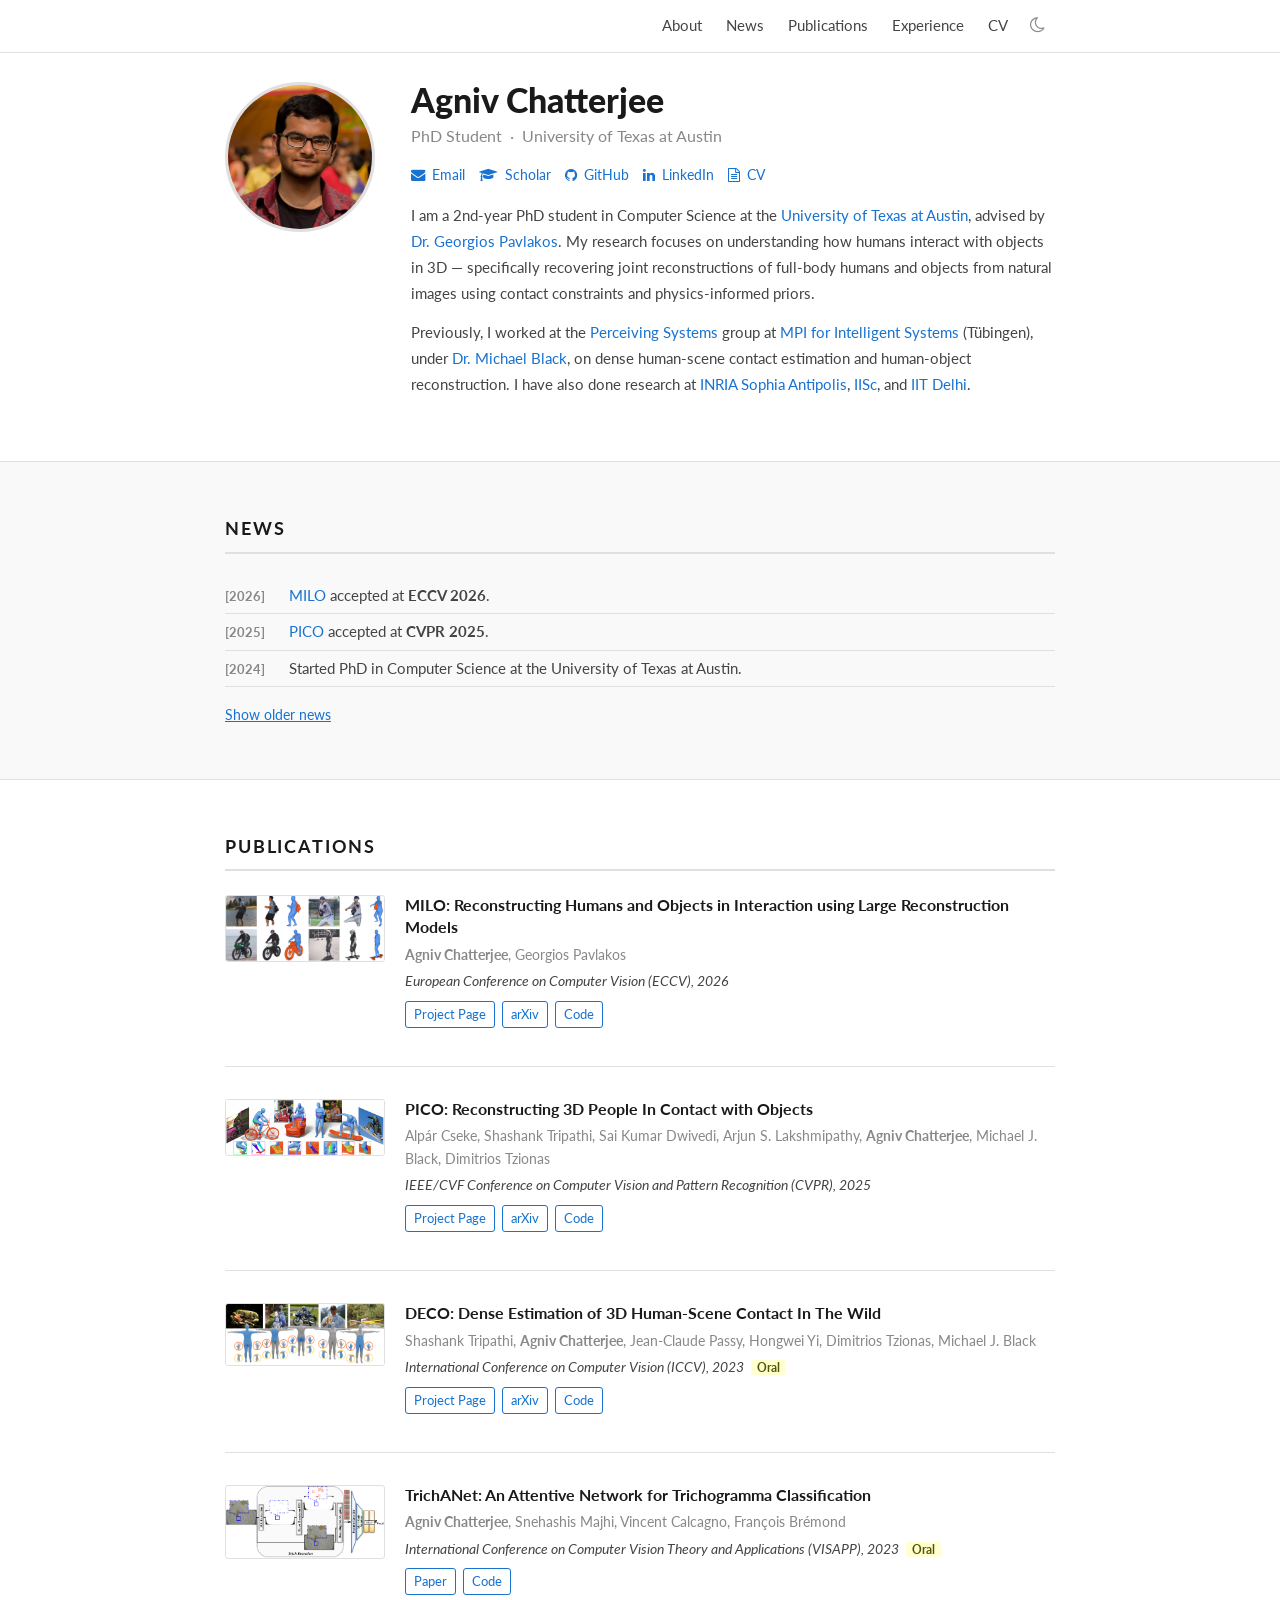
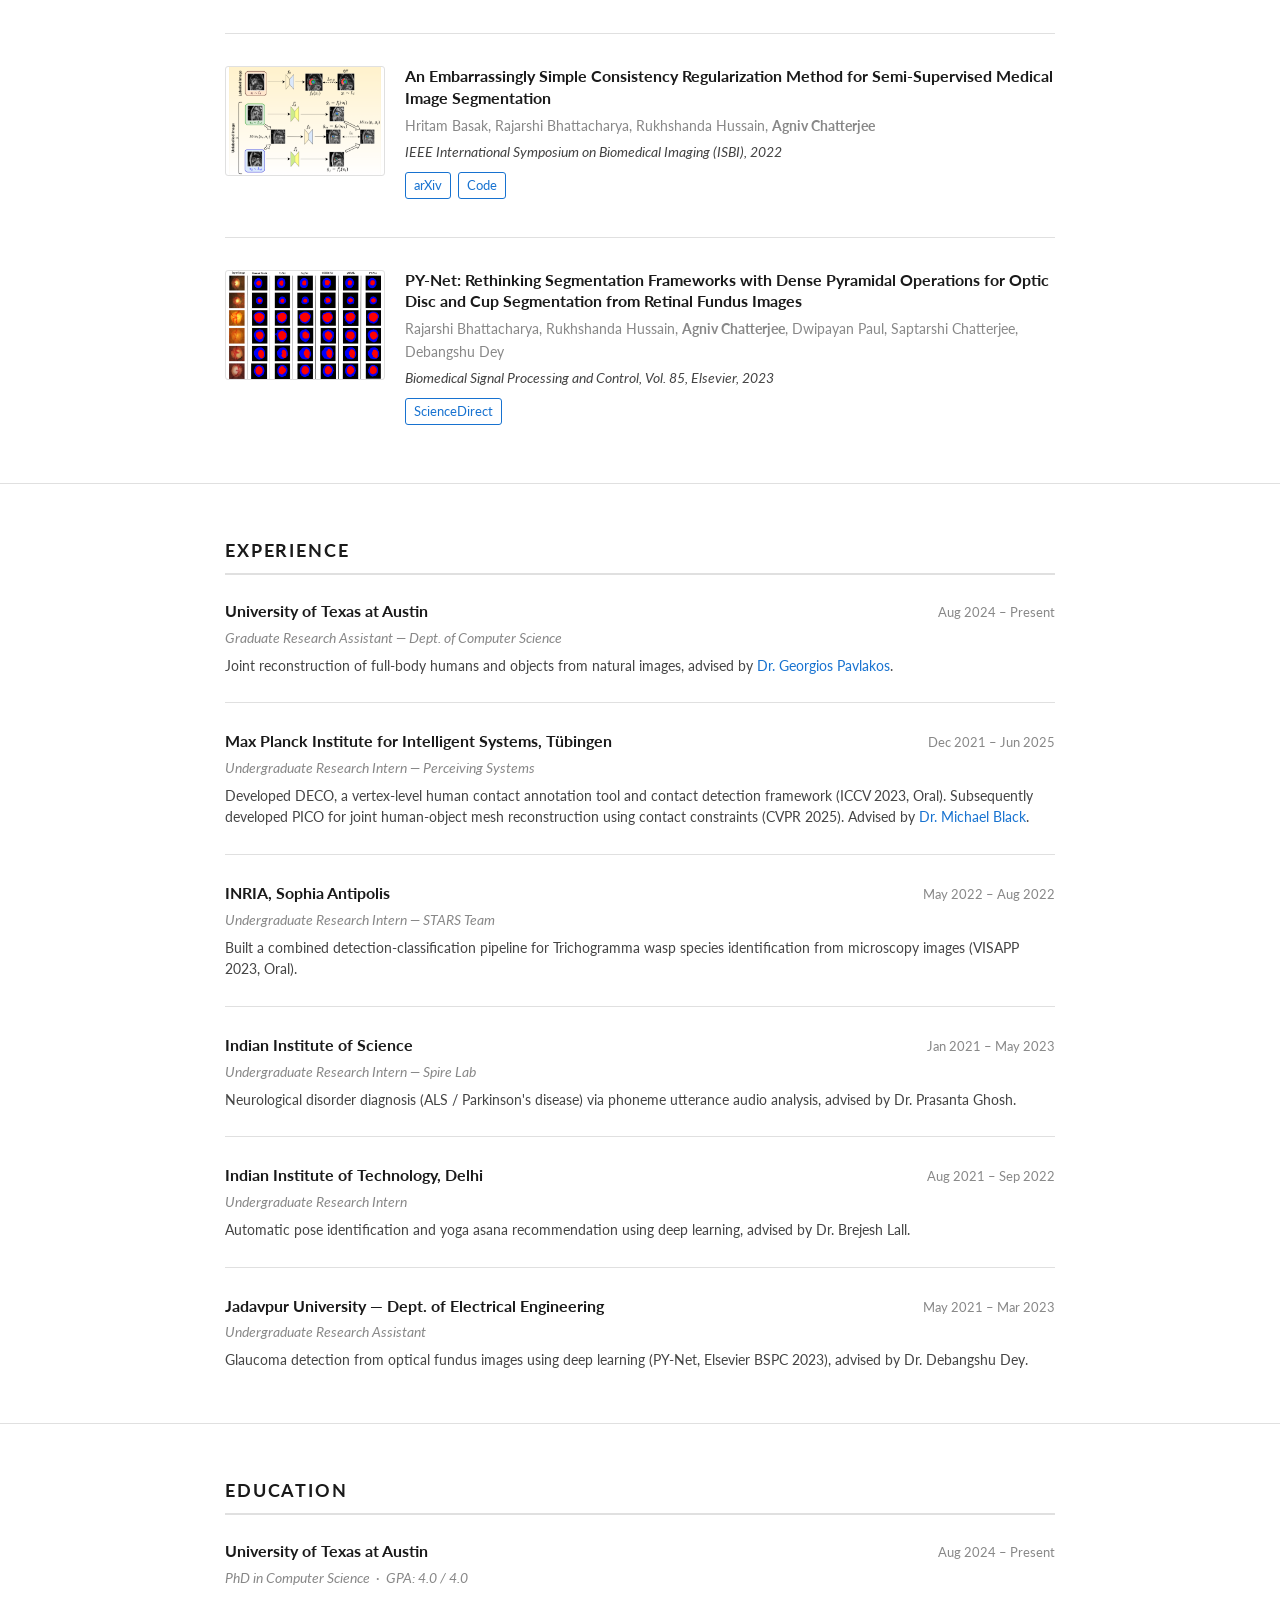
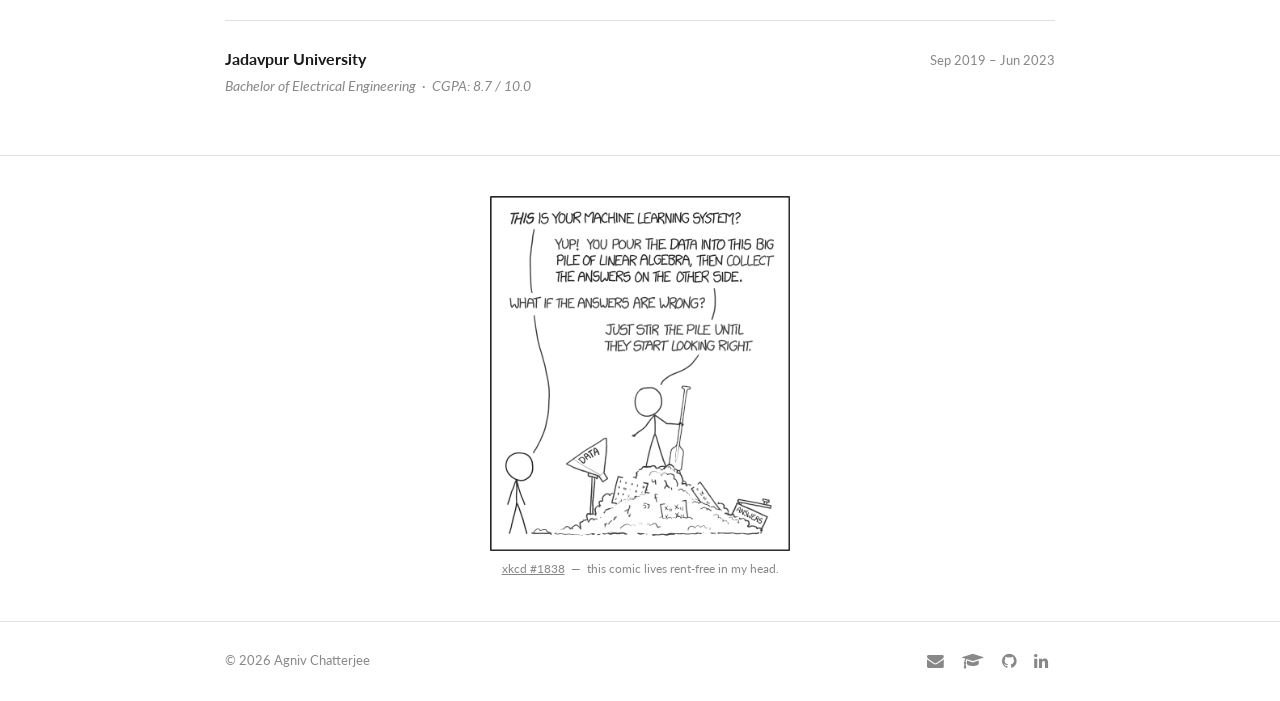
<file: index.html>
<!DOCTYPE html>
<html class="no-js" lang="en">

<head>
    <meta charset="utf-8">
    <meta name="viewport" content="width=device-width, initial-scale=1">
    <meta name="description" content="Agniv Chatterjee – PhD Student at UT Austin working on 3D Computer Vision, Human-Object Interaction, and 3D Reconstruction.">
    <meta name="keywords" content="Agniv Chatterjee, UT Austin, Computer Vision, PhD, Human-Object Interaction, 3D Reconstruction, CVPR, ICCV">
    <meta name="author" content="Agniv Chatterjee">
    <title>Agniv Chatterjee</title>
    <link rel="shortcut icon" href="favicon.ico" type="image/x-icon">
    <link rel="icon" href="favicon.ico" type="image/x-icon">

    <!-- Prevent flash of wrong theme -->
    <script>
        (function() {
            var t = localStorage.getItem('theme');
            if (t === 'dark') document.documentElement.classList.add('dark');
        })();
    </script>

    <link href="https://fonts.googleapis.com/css?family=Lato:300,400,700,900" rel="stylesheet">
    <link rel="stylesheet" href="libs/font-awesome/css/font-awesome.min.css">
    <link href="css/bootstrap.min.css" rel="stylesheet">
    <link href="css/styles.css" rel="stylesheet">
</head>

<body>

    <!-- ===================== NAV ===================== -->
    <nav id="site-nav">
        <div class="nav-inner">
            <ul id="nav-links">
                <li><a href="#about">About</a></li>
                <li><a href="#news">News</a></li>
                <li><a href="#publications">Publications</a></li>
                <li><a href="#experience">Experience</a></li>
                <li><a href="https://drive.google.com/file/d/1-mnoyV4NvBw6qJG9e70wozYXZrZTGsiD/view" target="_blank" class="no-scroll">CV</a></li>
            </ul>
            <button id="theme-toggle" aria-label="Toggle dark mode" title="Toggle dark mode">
                <i class="fa fa-moon-o" id="theme-icon"></i>
            </button>
            <button id="mobile-nav-toggle" aria-label="Toggle navigation">
                <i class="fa fa-bars"></i>
            </button>
        </div>
    </nav>

    <!-- ===================== ABOUT ===================== -->
    <section id="about">
        <div class="container">
            <div class="about-inner">
                <div class="about-photo-col">
                    <img src="images/Face.jpg" alt="Agniv Chatterjee" class="profile-photo">
                </div>
                <div class="about-bio-col">
                    <h1 class="name-heading">Agniv Chatterjee</h1>
                    <p class="title-line">PhD Student &nbsp;&middot;&nbsp; University of Texas at Austin</p>
                    <div class="social-links">
                        <a href="mailto:agniv.chatterjee@utexas.edu"><i class="fa fa-envelope"></i> Email</a>
                        <a href="https://scholar.google.com/citations?user=C69lK0gAAAAJ&hl=en" target="_blank"><i class="fa fa-graduation-cap"></i> Scholar</a>
                        <a href="https://github.com/ac5113" target="_blank"><i class="fa fa-github"></i> GitHub</a>
                        <a href="https://www.linkedin.com/in/agnivc13/" target="_blank"><i class="fa fa-linkedin"></i> LinkedIn</a>
                        <a href="https://drive.google.com/file/d/1-mnoyV4NvBw6qJG9e70wozYXZrZTGsiD/view" target="_blank"><i class="fa fa-file-text-o"></i> CV</a>
                    </div>
                    <p class="bio-text">
                        I am a 2nd-year PhD student in Computer Science at the <a href="https://www.utexas.edu/" target="_blank">University of Texas at Austin</a>,
                        advised by <a href="https://geopavlakos.github.io/" target="_blank">Dr. Georgios Pavlakos</a>.
                        My research focuses on understanding how humans interact with objects in 3D &mdash;
                        specifically recovering joint reconstructions of full-body humans and objects from
                        natural images using contact constraints and physics-informed priors.
                    </p>
                    <p class="bio-text">
                        Previously, I worked at the <a href="https://ps.is.mpg.de/" target="_blank">Perceiving Systems</a> group
                        at <a href="https://is.mpg.de/" target="_blank">MPI for Intelligent Systems</a> (Tübingen), under
                        <a href="https://is.mpg.de/person/black" target="_blank">Dr. Michael Black</a>, on dense human-scene
                        contact estimation and human-object reconstruction. I have also done research at
                        <a href="https://www.inria.fr/en/stars" target="_blank">INRIA Sophia Antipolis</a>,
                        <a href="https://spire.ee.iisc.ac.in/" target="_blank">IISc</a>, and
                        <a href="https://home.iitd.ac.in/" target="_blank">IIT Delhi</a>.
                    </p>
                </div>
            </div>
        </div>
    </section>

    <!-- ===================== NEWS ===================== -->
    <section id="news">
        <div class="container">
            <h2 class="section-heading">News</h2>
            <ul class="news-list">
                <li>
                    <span class="news-year">[2026]</span>
                    <span class="news-text">
                        <a href="MILO/index.html">MILO</a> accepted at
                        <strong>ECCV 2026</strong>.
                    </span>
                </li>
                <li>
                    <span class="news-year">[2025]</span>
                    <span class="news-text">
                        <a href="https://pico.is.tue.mpg.de/" target="_blank">PICO</a> accepted at
                        <strong>CVPR 2025</strong>.
                    </span>
                </li>
                <li>
                    <span class="news-year">[2024]</span>
                    <span class="news-text">Started PhD in Computer Science at the University of Texas at Austin.</span>
                </li>
                <li class="news-older" style="display:none">
                    <span class="news-year">[2023]</span>
                    <span class="news-text">
                        <a href="https://deco.is.tue.mpg.de/" target="_blank">DECO</a> accepted at
                        <strong>ICCV 2023</strong> as an <em>Oral</em> presentation.
                    </span>
                </li>
                <li class="news-older" style="display:none">
                    <span class="news-year">[2023]</span>
                    <span class="news-text">
                        TrichANet accepted at <strong>VISAPP 2023</strong> as an <em>Oral</em> presentation.
                    </span>
                </li>
            </ul>
            <button id="news-toggle" class="toggle-btn">Show older news</button>
        </div>
    </section>

    <!-- ===================== PUBLICATIONS ===================== -->
    <section id="publications">
        <div class="container">
            <h2 class="section-heading">Publications</h2>

            <!-- MILO -->
            <div class="pub-item">
                <div class="pub-thumbnail">
                    <a href="MILO/index.html">
                        <img src="images/milo_teaser.png" alt="MILO teaser">
                    </a>
                </div>
                <div class="pub-info">
                    <p class="pub-title">
                        <a href="MILO/index.html">
                            MILO: Reconstructing Humans and Objects in Interaction using Large Reconstruction Models
                        </a>
                    </p>
                    <p class="pub-authors">
                        <strong>Agniv Chatterjee</strong>, Georgios Pavlakos
                    </p>
                    <p class="pub-venue">
                        European Conference on Computer Vision (ECCV), 2026
                    </p>
                    <div class="pub-links">
                        <a href="MILO/index.html">Project Page</a>
                        <a href="https://arxiv.org/abs/2608.27407" target="_blank">arXiv</a>
                        <a href="https://github.com/ac5113/MILO" target="_blank">Code</a>
                    </div>
                </div>
            </div>

            <!-- PICO -->
            <div class="pub-item">
                <div class="pub-thumbnail">
                    <a href="https://pico.is.tue.mpg.de/" target="_blank">
                        <img src="images/pico_teaser.png" alt="PICO teaser">
                    </a>
                </div>
                <div class="pub-info">
                    <p class="pub-title">
                        <a href="https://pico.is.tue.mpg.de/" target="_blank">
                            PICO: Reconstructing 3D People In Contact with Objects
                        </a>
                    </p>
                    <p class="pub-authors">
                        Alp&aacute;r Cseke, Shashank Tripathi, Sai Kumar Dwivedi, Arjun S. Lakshmipathy,
                        <strong>Agniv Chatterjee</strong>, Michael J. Black, Dimitrios Tzionas
                    </p>
                    <p class="pub-venue">
                        IEEE/CVF Conference on Computer Vision and Pattern Recognition (CVPR), 2025
                    </p>
                    <div class="pub-links">
                        <a href="https://pico.is.tue.mpg.de/" target="_blank">Project Page</a>
                        <a href="https://arxiv.org/abs/2504.17695" target="_blank">arXiv</a>
                        <a href="https://github.com/alparius/pico" target="_blank">Code</a>
                    </div>
                </div>
            </div>

            <!-- DECO -->
            <div class="pub-item">
                <div class="pub-thumbnail">
                    <a href="https://deco.is.tue.mpg.de/" target="_blank">
                        <img src="images/deco_teaser.png" alt="DECO teaser">
                    </a>
                </div>
                <div class="pub-info">
                    <p class="pub-title">
                        <a href="https://deco.is.tue.mpg.de/" target="_blank">
                            DECO: Dense Estimation of 3D Human-Scene Contact In The Wild
                        </a>
                    </p>
                    <p class="pub-authors">
                        Shashank Tripathi, <strong>Agniv Chatterjee</strong>, Jean-Claude Passy,
                        Hongwei Yi, Dimitrios Tzionas, Michael J. Black
                    </p>
                    <p class="pub-venue">
                        International Conference on Computer Vision (ICCV), 2023
                        <span class="award-badge">Oral</span>
                    </p>
                    <div class="pub-links">
                        <a href="https://deco.is.tue.mpg.de/" target="_blank">Project Page</a>
                        <a href="https://arxiv.org/abs/2309.15273" target="_blank">arXiv</a>
                        <a href="https://github.com/sha2nkt/deco" target="_blank">Code</a>
                    </div>
                </div>
            </div>

            <!-- TrichANet -->
            <div class="pub-item">
                <div class="pub-thumbnail">
                    <a href="https://www.scitepress.org/PublishedPapers/2023/116777/116777.pdf" target="_blank">
                        <img src="images/trichanet.png" alt="TrichANet teaser">
                    </a>
                </div>
                <div class="pub-info">
                    <p class="pub-title">
                        <a href="https://www.scitepress.org/PublishedPapers/2023/116777/116777.pdf" target="_blank">
                            TrichANet: An Attentive Network for Trichogramma Classification
                        </a>
                    </p>
                    <p class="pub-authors">
                        <strong>Agniv Chatterjee</strong>, Snehashis Majhi, Vincent Calcagno, Fran&ccedil;ois Br&eacute;mond
                    </p>
                    <p class="pub-venue">
                        International Conference on Computer Vision Theory and Applications (VISAPP), 2023
                        <span class="award-badge">Oral</span>
                    </p>
                    <div class="pub-links">
                        <a href="https://www.scitepress.org/PublishedPapers/2023/116777/116777.pdf" target="_blank">Paper</a>
                        <a href="https://github.com/ac5113/TrichANet" target="_blank">Code</a>
                    </div>
                </div>
            </div>

            <!-- ISBI -->
            <div class="pub-item">
                <div class="pub-thumbnail">
                    <a href="https://arxiv.org/abs/2202.00677" target="_blank">
                        <img src="images/isbi_visual.png" alt="ISBI 2022 teaser">
                    </a>
                </div>
                <div class="pub-info">
                    <p class="pub-title">
                        <a href="https://arxiv.org/abs/2202.00677" target="_blank">
                            An Embarrassingly Simple Consistency Regularization Method for Semi-Supervised Medical Image Segmentation
                        </a>
                    </p>
                    <p class="pub-authors">
                        Hritam Basak, Rajarshi Bhattacharya, Rukhshanda Hussain, <strong>Agniv Chatterjee</strong>
                    </p>
                    <p class="pub-venue">
                        IEEE International Symposium on Biomedical Imaging (ISBI), 2022
                    </p>
                    <div class="pub-links">
                        <a href="https://arxiv.org/abs/2202.00677" target="_blank">arXiv</a>
                        <a href="https://github.com/hritam-98/ICT-MedSeg" target="_blank">Code</a>
                    </div>
                </div>
            </div>

            <!-- PY-Net -->
            <div class="pub-item">
                <div class="pub-thumbnail">
                    <a href="https://www.sciencedirect.com/science/article/pii/S1746809423003282" target="_blank">
                        <img src="images/pynet_visual.png" alt="PY-Net teaser">
                    </a>
                </div>
                <div class="pub-info">
                    <p class="pub-title">
                        <a href="https://www.sciencedirect.com/science/article/pii/S1746809423003282" target="_blank">
                            PY-Net: Rethinking Segmentation Frameworks with Dense Pyramidal Operations for Optic Disc and Cup Segmentation from Retinal Fundus Images
                        </a>
                    </p>
                    <p class="pub-authors">
                        Rajarshi Bhattacharya, Rukhshanda Hussain, <strong>Agniv Chatterjee</strong>,
                        Dwipayan Paul, Saptarshi Chatterjee, Debangshu Dey
                    </p>
                    <p class="pub-venue">
                        Biomedical Signal Processing and Control, Vol. 85, Elsevier, 2023
                    </p>
                    <div class="pub-links">
                        <a href="https://www.sciencedirect.com/science/article/pii/S1746809423003282" target="_blank">ScienceDirect</a>
                    </div>
                </div>
            </div>

        </div>
    </section>

    <!-- ===================== EXPERIENCE ===================== -->
    <section id="experience">
        <div class="container">
            <h2 class="section-heading">Experience</h2>

            <div class="exp-item">
                <div class="exp-header">
                    <span class="exp-org">University of Texas at Austin</span>
                    <span class="exp-date">Aug 2024 &ndash; Present</span>
                </div>
                <p class="exp-role">Graduate Research Assistant &mdash; Dept. of Computer Science</p>
                <p class="exp-desc">
                    Joint reconstruction of full-body humans and objects from natural images,
                    advised by <a href="https://geopavlakos.github.io/" target="_blank">Dr. Georgios Pavlakos</a>.
                </p>
            </div>

            <div class="exp-item">
                <div class="exp-header">
                    <span class="exp-org">Max Planck Institute for Intelligent Systems, Tübingen</span>
                    <span class="exp-date">Dec 2021 &ndash; Jun 2025</span>
                </div>
                <p class="exp-role">Undergraduate Research Intern &mdash; Perceiving Systems</p>
                <p class="exp-desc">
                    Developed DECO, a vertex-level human contact annotation tool and contact detection
                    framework (ICCV 2023, Oral). Subsequently developed PICO for joint human-object
                    mesh reconstruction using contact constraints (CVPR 2025).
                    Advised by <a href="https://is.mpg.de/person/black" target="_blank">Dr. Michael Black</a>.
                </p>
            </div>

            <div class="exp-item">
                <div class="exp-header">
                    <span class="exp-org">INRIA, Sophia Antipolis</span>
                    <span class="exp-date">May 2022 &ndash; Aug 2022</span>
                </div>
                <p class="exp-role">Undergraduate Research Intern &mdash; STARS Team</p>
                <p class="exp-desc">
                    Built a combined detection-classification pipeline for Trichogramma wasp species
                    identification from microscopy images (VISAPP 2023, Oral).
                </p>
            </div>

            <div class="exp-item">
                <div class="exp-header">
                    <span class="exp-org">Indian Institute of Science</span>
                    <span class="exp-date">Jan 2021 &ndash; May 2023</span>
                </div>
                <p class="exp-role">Undergraduate Research Intern &mdash; Spire Lab</p>
                <p class="exp-desc">
                    Neurological disorder diagnosis (ALS / Parkinson&apos;s disease) via
                    phoneme utterance audio analysis, advised by Dr. Prasanta Ghosh.
                </p>
            </div>

            <div class="exp-item">
                <div class="exp-header">
                    <span class="exp-org">Indian Institute of Technology, Delhi</span>
                    <span class="exp-date">Aug 2021 &ndash; Sep 2022</span>
                </div>
                <p class="exp-role">Undergraduate Research Intern</p>
                <p class="exp-desc">
                    Automatic pose identification and yoga asana recommendation using deep learning,
                    advised by Dr. Brejesh Lall.
                </p>
            </div>

            <div class="exp-item">
                <div class="exp-header">
                    <span class="exp-org">Jadavpur University &mdash; Dept. of Electrical Engineering</span>
                    <span class="exp-date">May 2021 &ndash; Mar 2023</span>
                </div>
                <p class="exp-role">Undergraduate Research Assistant</p>
                <p class="exp-desc">
                    Glaucoma detection from optical fundus images using deep learning
                    (PY-Net, Elsevier BSPC 2023), advised by Dr. Debangshu Dey.
                </p>
            </div>

        </div>
    </section>

    <!-- ===================== EDUCATION ===================== -->
    <section id="education">
        <div class="container">
            <h2 class="section-heading">Education</h2>

            <div class="exp-item">
                <div class="exp-header">
                    <span class="exp-org">University of Texas at Austin</span>
                    <span class="exp-date">Aug 2024 &ndash; Present</span>
                </div>
                <p class="exp-role">PhD in Computer Science &nbsp;&middot;&nbsp; GPA: 4.0 / 4.0</p>
            </div>

            <div class="exp-item">
                <div class="exp-header">
                    <span class="exp-org">Jadavpur University</span>
                    <span class="exp-date">Sep 2019 &ndash; Jun 2023</span>
                </div>
                <p class="exp-role">Bachelor of Electrical Engineering &nbsp;&middot;&nbsp; CGPA: 8.7 / 10.0</p>
            </div>

        </div>
    </section>

    <!-- ===================== XKCD ===================== -->
    <section id="xkcd-aside">
        <div class="container">
            <div class="xkcd-wrap">
                <a href="https://xkcd.com/1838/" target="_blank">
                    <img src="images/machine_learning.png" alt="xkcd: Machine Learning">
                </a>
                <p class="xkcd-caption">
                    <a href="https://xkcd.com/1838/" target="_blank">xkcd #1838</a>
                    &nbsp;&mdash;&nbsp; this comic lives rent-free in my head.
                </p>
            </div>
        </div>
    </section>

    <!-- ===================== FOOTER ===================== -->
    <footer id="site-footer">
        <div class="container">
            <div class="footer-inner">
                <p class="footer-copy">&copy; <span id="current-year"></span> Agniv Chatterjee</p>
                <ul class="footer-social">
                    <li><a href="mailto:agniv.chatterjee@utexas.edu" title="Email"><i class="fa fa-envelope"></i></a></li>
                    <li><a href="https://scholar.google.com/citations?user=C69lK0gAAAAJ&hl=en" target="_blank" title="Google Scholar"><i class="fa fa-graduation-cap"></i></a></li>
                    <li><a href="https://github.com/ac5113" target="_blank" title="GitHub"><i class="fa fa-github"></i></a></li>
                    <li><a href="https://www.linkedin.com/in/agnivc13/" target="_blank" title="LinkedIn"><i class="fa fa-linkedin"></i></a></li>
                </ul>
            </div>
        </div>
    </footer>

    <script src="https://code.jquery.com/jquery-3.6.0.min.js"></script>
    <script src="js/scripts.min.js"></script>

</body>
</html>
</file>
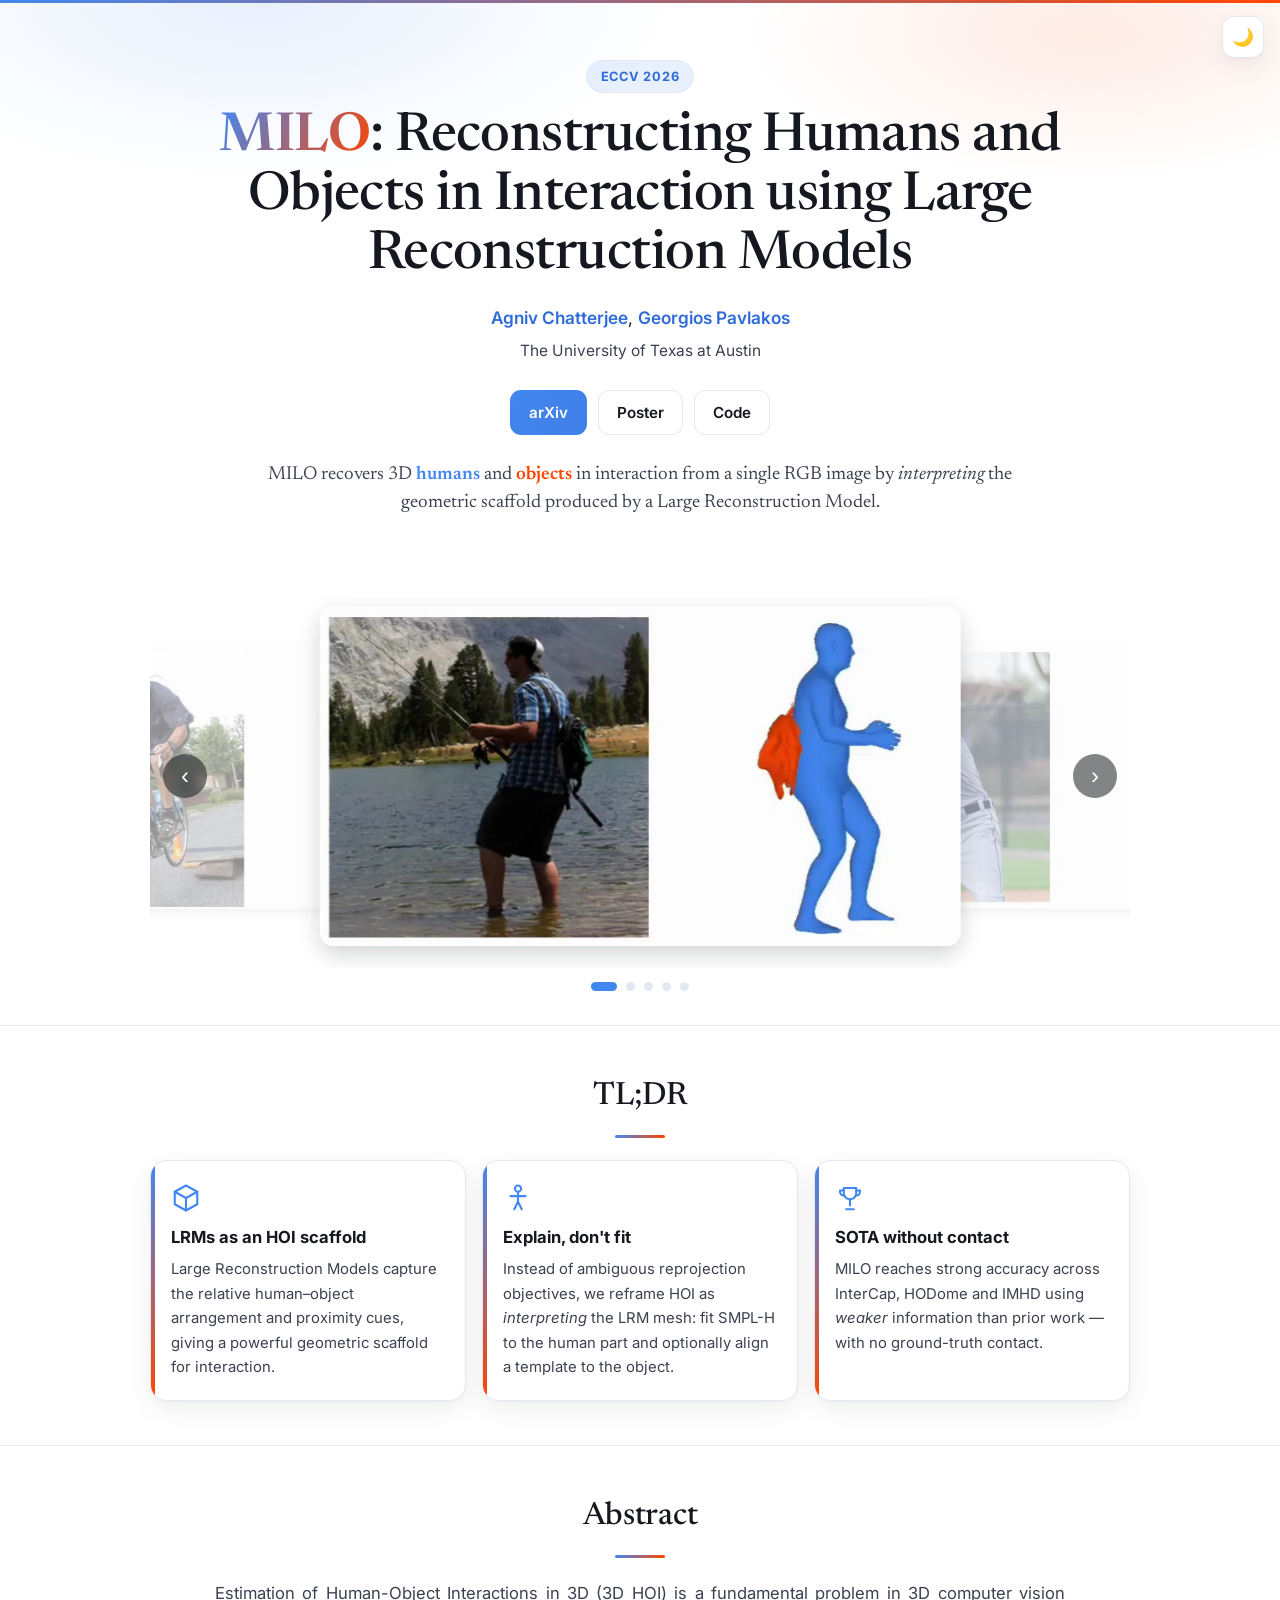
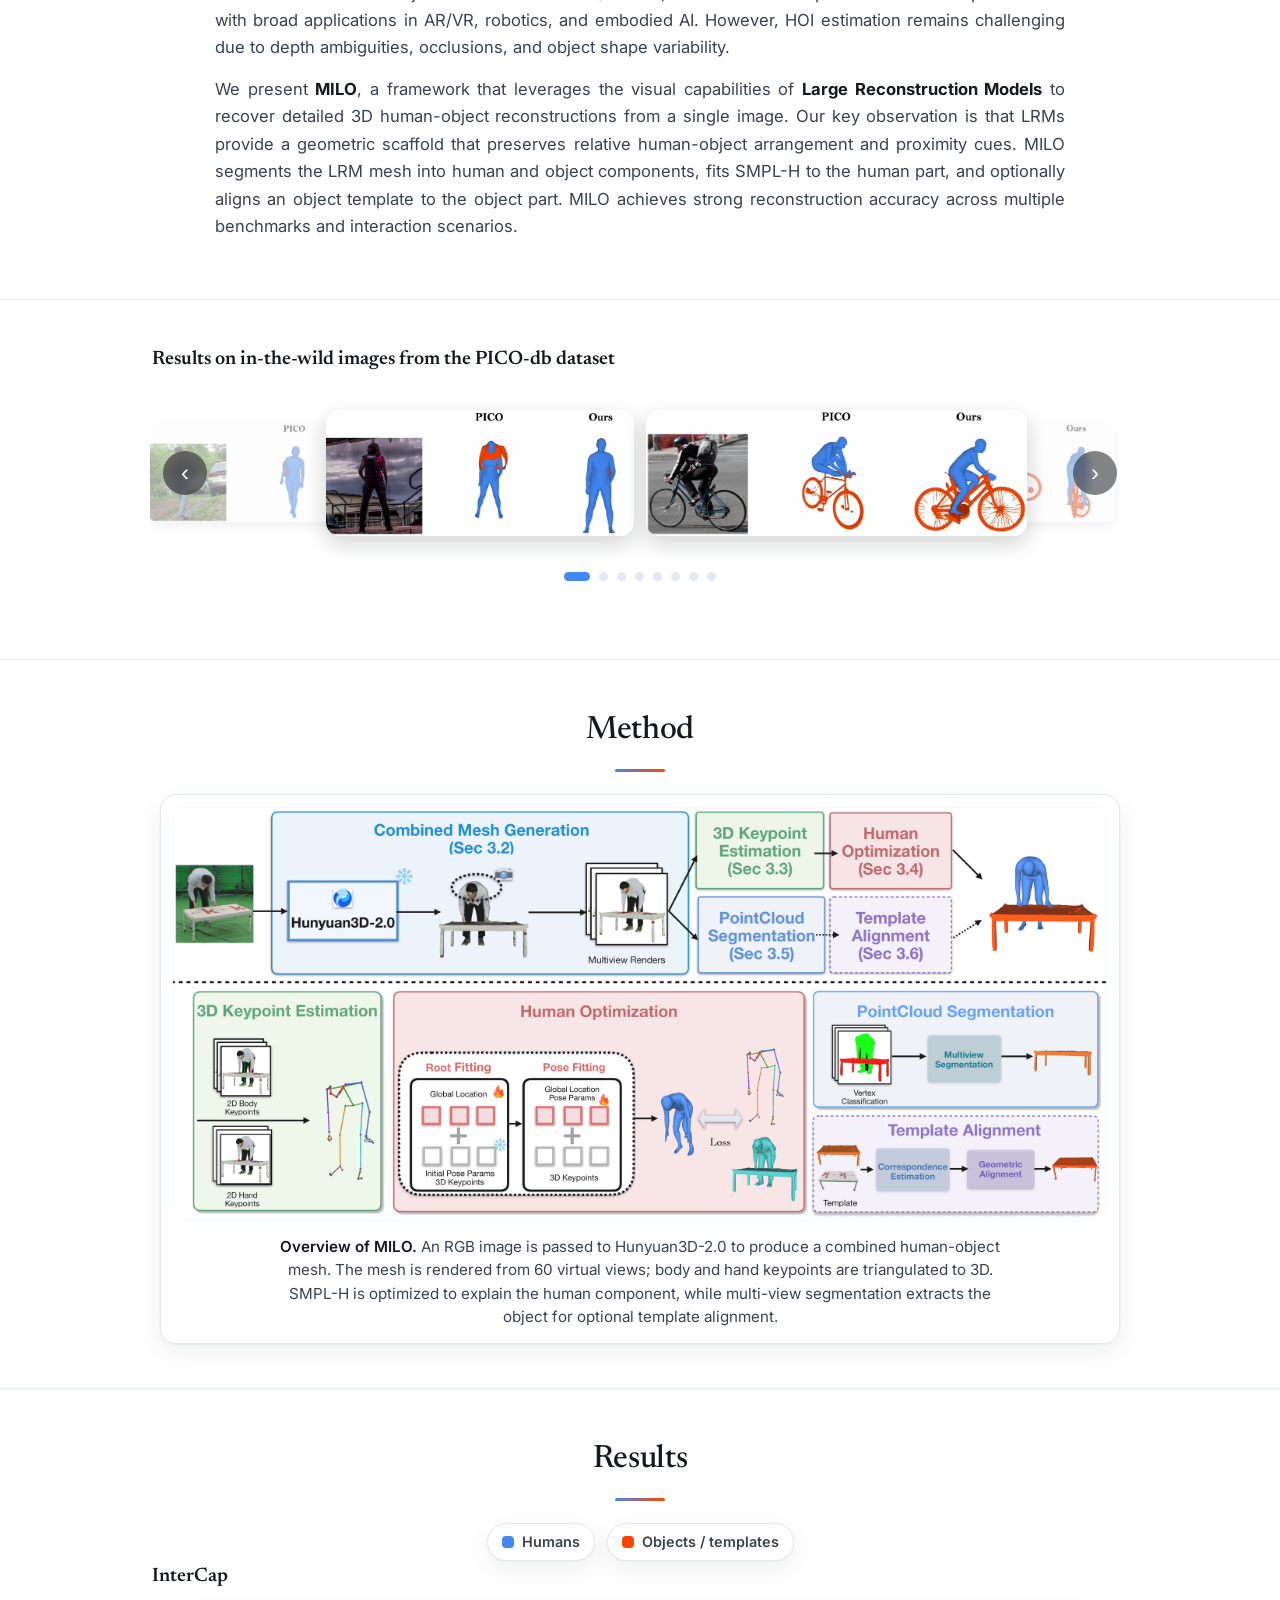
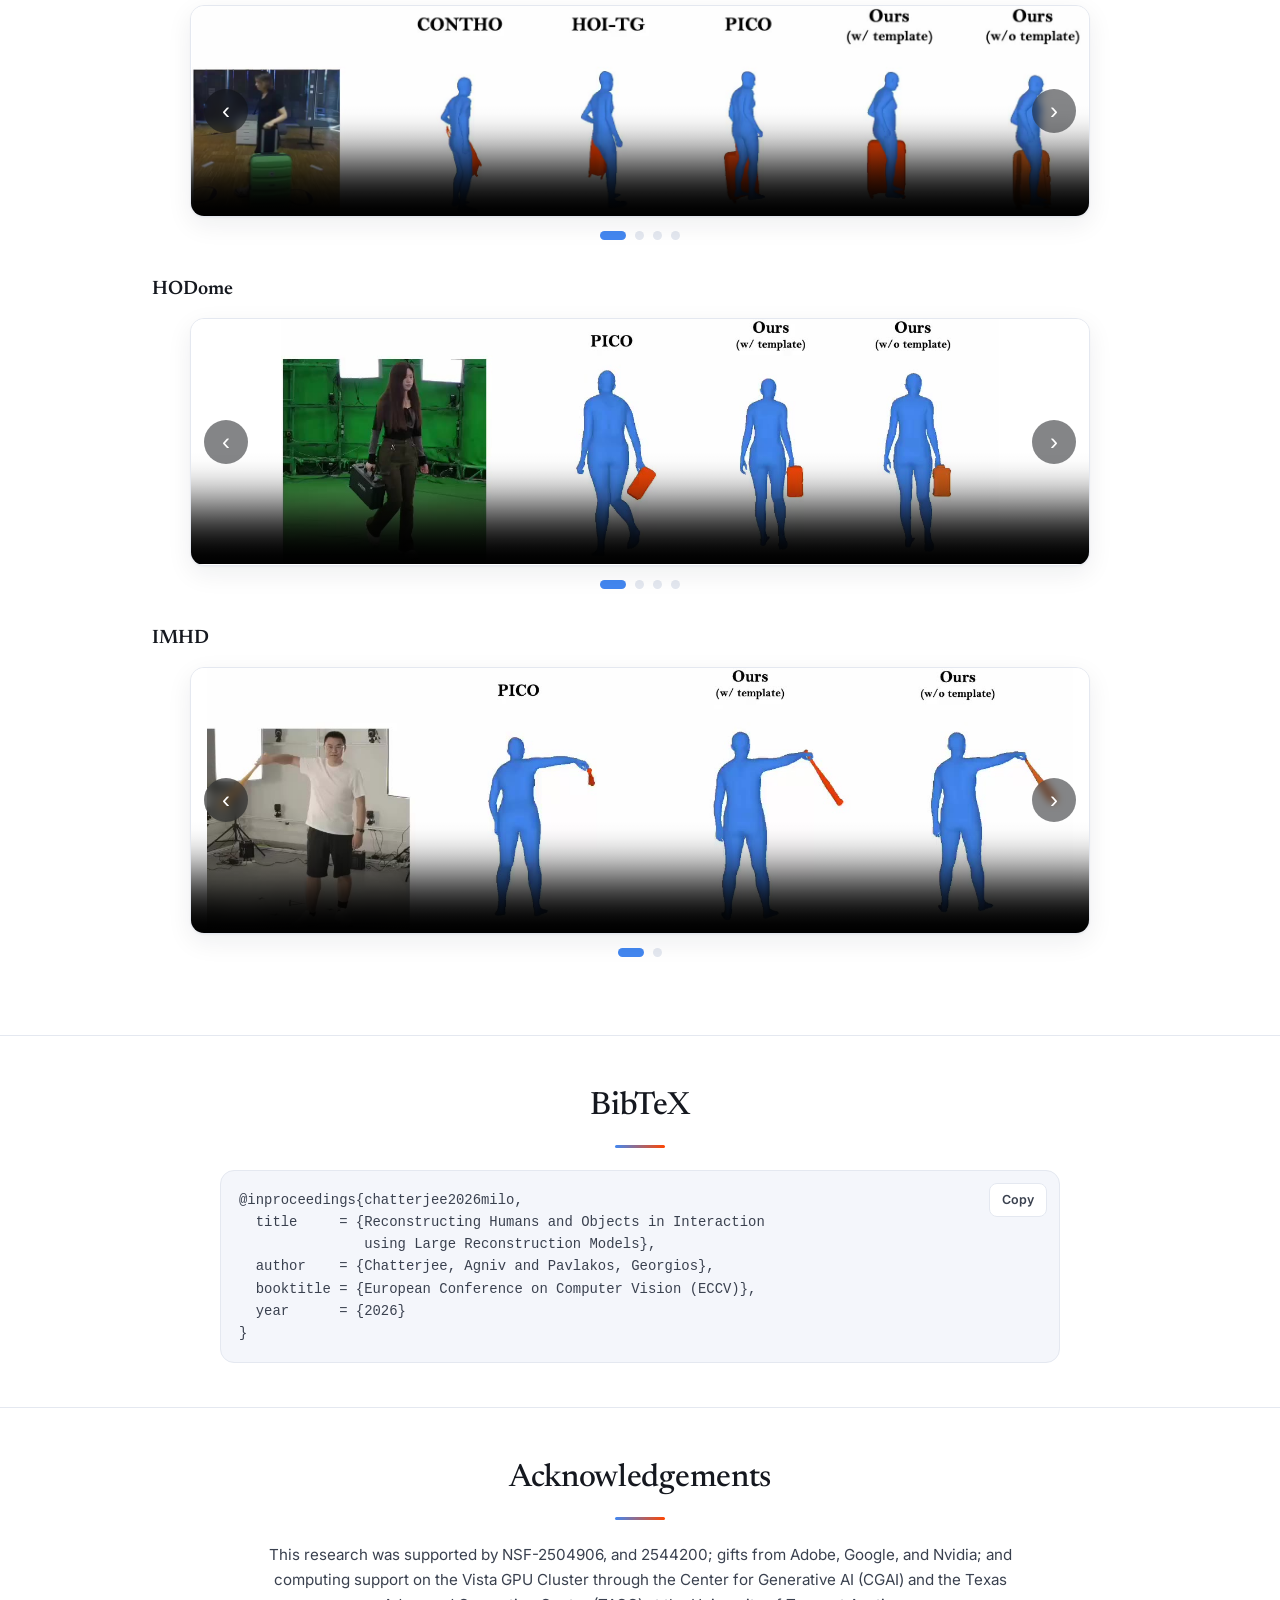
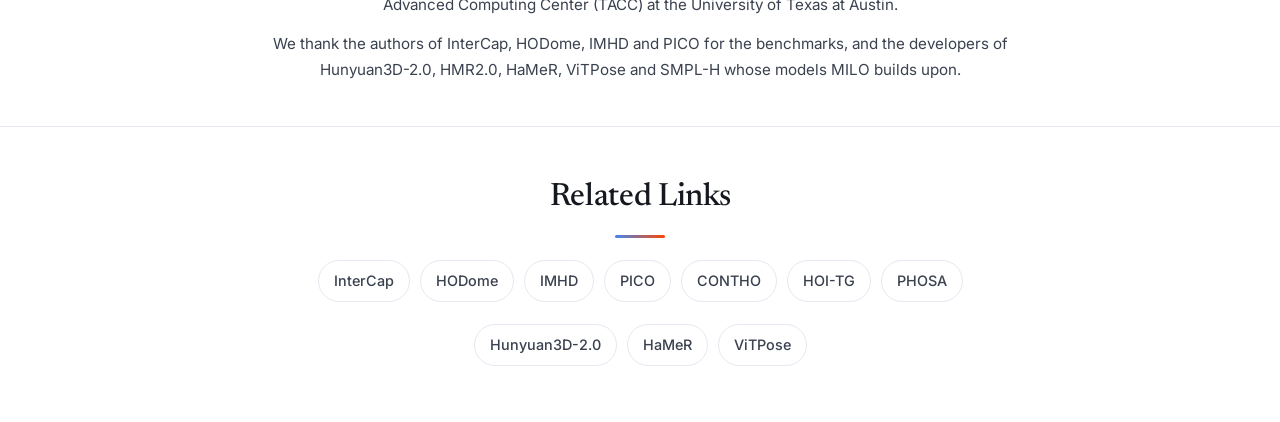
<file: MILO/index.html>
<!DOCTYPE html>
<html lang="en" data-theme="light">
  <head>
    <meta charset="utf-8" />
    <meta name="viewport" content="width=device-width, initial-scale=1" />
    <title>MILO: Reconstructing Humans and Objects in Interaction using Large Reconstruction Models</title>
    <meta
      name="description"
      content="MILO reconstructs detailed 3D human-object interactions from a single image by interpreting the geometric scaffold produced by a Large Reconstruction Model. ECCV 2026."
    />
    <meta name="keywords" content="MILO, 3D human-object interaction, HOI, Large Reconstruction Models, SMPL-H, single image reconstruction, ECCV 2026" />
    <meta property="og:title" content="MILO: Reconstructing Humans and Objects in Interaction using Large Reconstruction Models" />
    <meta property="og:description" content="Detailed 3D human-object reconstruction from a single image, ECCV 2026." />
    <meta property="og:type" content="website" />
    <meta property="og:image" content="assets/og.jpg" />
    <link rel="icon" href="data:image/svg+xml,%3Csvg xmlns='http://www.w3.org/2000/svg' viewBox='0 0 64 64'%3E%3Crect width='64' height='64' rx='14' fill='%232f6bd8'/%3E%3Ctext x='32' y='42' text-anchor='middle' font-size='30' font-family='Arial,sans-serif' font-weight='800' fill='%23ffffff'%3EM%3C/text%3E%3C/svg%3E" />

    <link rel="preconnect" href="https://fonts.googleapis.com" />
    <link rel="preconnect" href="https://fonts.gstatic.com" crossorigin />
    <link
      href="https://fonts.googleapis.com/css2?family=Inter:wght@400;500;600;700&family=Newsreader:opsz,wght@6..72,400;6..72,500;6..72,600&display=swap"
      rel="stylesheet"
    />

    <style>
      :root {
        --blue: #4387f0;
        --orange: #ff4500;
        --human: #4387f0;
        --object: #ff4500;
        --text: #15181f;
        --muted: #3a414f;
        --faint: #5b6474;
        --link: #2f6bd8;
        --bg: #ffffff;
        --card: #ffffff;
        --line: #e4e8f0;
        --code-bg: #f4f6fb;
        --shadow: 0 1px 2px rgba(17, 24, 39, 0.04), 0 8px 26px rgba(17, 24, 39, 0.07);
        --shadow-lg: 0 14px 40px rgba(17, 24, 39, 0.13);
      }
      html[data-theme="dark"] {
        --blue: #6f9bff;
        --orange: #ff7a4d;
        --link: #88b2ff;
        --text: #eef1f7;
        --muted: #c7cedb;
        --faint: #9da6b6;
        --bg: #0c0f16;
        --card: #141925;
        --line: #262d3c;
        --code-bg: #0f1320;
        --shadow: 0 1px 2px rgba(0, 0, 0, 0.4), 0 10px 30px rgba(0, 0, 0, 0.45);
        --shadow-lg: 0 16px 48px rgba(0, 0, 0, 0.55);
      }

      * { box-sizing: border-box; }
      html { scroll-behavior: smooth; }
      body {
        margin: 0; color: var(--text); background: var(--bg);
        font-family: "Inter", -apple-system, BlinkMacSystemFont, "Segoe UI", Helvetica, Arial, sans-serif;
        font-size: 16px; line-height: 1.65;
        -webkit-font-smoothing: antialiased;
        transition: background 0.3s ease, color 0.3s ease;
      }
      /* gradient brand strip */
      body::before {
        content: ""; position: fixed; top: 0; left: 0; right: 0; height: 3px; z-index: 100;
        background: linear-gradient(90deg, var(--blue), var(--orange));
      }
      a { color: var(--link); text-decoration: none; }
      a:hover { text-decoration: underline; }
      img, video { max-width: 100%; }
      .container { width: min(980px, calc(100% - 32px)); margin: 0 auto; }

      /* floating theme toggle */
      .theme-btn {
        position: fixed; top: 16px; right: 16px; z-index: 101;
        width: 42px; height: 42px; border-radius: 12px; cursor: pointer;
        border: 1px solid var(--line); background: var(--card); color: var(--text);
        display: grid; place-items: center; font-size: 1.1rem; box-shadow: var(--shadow);
        transition: transform 0.15s ease, border-color 0.2s ease;
      }
      .theme-btn:hover { transform: translateY(-2px); border-color: var(--blue); }

      /* ---------- HEADER ---------- */
      header { padding: 60px 0 34px; text-align: center; position: relative; overflow: hidden; }
      header::after {
        content: ""; position: absolute; inset: 0; z-index: -1;
        background:
          radial-gradient(55% 55% at 20% 0%, rgba(67, 135, 240, 0.12), transparent 60%),
          radial-gradient(45% 45% at 85% 6%, rgba(255, 69, 0, 0.10), transparent 60%);
      }
      .venue {
        display: inline-block; margin: 0 0 16px; padding: 5px 14px; border-radius: 999px;
        background: rgba(67, 135, 240, 0.12); border: 1px solid var(--line);
        color: var(--link); font-size: 0.8rem; font-weight: 700; letter-spacing: 0.06em; text-transform: uppercase;
      }
      h1 {
        max-width: 960px; margin: 0 auto 18px;
        font-family: "Newsreader", Georgia, serif; font-weight: 500;
        font-size: clamp(2rem, 4.7vw, 3.35rem); line-height: 1.1; letter-spacing: -0.01em;
      }
      h1 .milo {
        font-weight: 600;
        background: linear-gradient(120deg, var(--blue), var(--orange));
        -webkit-background-clip: text; background-clip: text;
        -webkit-text-fill-color: transparent; color: transparent;
      }
      .authors { font-size: 1.08rem; margin: 0; }
      .authors a { font-weight: 600; }
      .affiliation { margin: 6px 0 0; color: var(--muted); font-size: 0.97rem; }
      .affiliation sup, .authors sup { color: var(--blue); }

      .resources { display: flex; justify-content: center; flex-wrap: wrap; gap: 11px; margin-top: 26px; }
      .button {
        display: inline-flex; align-items: center; gap: 8px; min-height: 40px;
        padding: 9px 18px; border: 1px solid var(--line); border-radius: 11px;
        background: var(--card); color: var(--text); font-size: 0.95rem; font-weight: 600;
        transition: transform 0.15s ease, box-shadow 0.2s ease, border-color 0.2s ease;
      }
      .button:hover { text-decoration: none; transform: translateY(-2px); box-shadow: var(--shadow); border-color: var(--blue); }
      .button.primary {
        background: linear-gradient(120deg, var(--blue), #3f7ee6); color: #fff; border-color: transparent;
      }
      .button.primary:hover { border-color: transparent; }
      .button.disabled { color: var(--faint); cursor: default; }
      .button.disabled:hover { transform: none; box-shadow: none; border-color: var(--line); }

      .summary {
        max-width: 760px; margin: 26px auto 0; color: var(--muted);
        font-family: "Newsreader", Georgia, serif; font-size: 1.18rem; line-height: 1.45;
      }
      .summary .key-blue { color: var(--human); font-weight: 600; }
      .summary .key-orange { color: var(--object); font-weight: 600; }

      /* ---------- SECTIONS ---------- */
      section { padding: 44px 0; border-bottom: 1px solid var(--line); }
      h2 {
        margin: 0 0 22px; text-align: center; font-family: "Newsreader", Georgia, serif;
        font-weight: 500; font-size: clamp(1.5rem, 3vw, 2rem); letter-spacing: -0.01em;
      }
      h2::after {
        content: ""; display: block; width: 50px; height: 3px; margin: 12px auto 0;
        border-radius: 3px; background: linear-gradient(90deg, var(--blue), var(--orange));
      }
      h3 { margin: 28px 0 12px; font-size: 1.12rem; }
      p { margin: 0 0 14px; }
      .abstract { max-width: 850px; margin: 0 auto; text-align: justify; color: var(--muted); font-size: 1.04rem; }
      .abstract strong { color: var(--text); }

      /* TL;DR highlight cards */
      .highlights { display: grid; grid-template-columns: repeat(3, 1fr); gap: 16px; }
      @media (max-width: 760px) { .highlights { grid-template-columns: 1fr; } }
      .hl {
        position: relative; overflow: hidden; background: var(--card);
        border: 1px solid var(--line); border-radius: 16px; padding: 22px 20px 20px;
        box-shadow: var(--shadow); transition: transform 0.18s ease, box-shadow 0.2s ease;
      }
      .hl:hover { transform: translateY(-3px); box-shadow: var(--shadow-lg); }
      .hl::before { content: ""; position: absolute; left: 0; top: 0; bottom: 0; width: 4px; background: linear-gradient(var(--blue), var(--orange)); }
      .hl .ic { display: flex; margin-bottom: 11px; color: var(--blue); }
      .hl .ic svg { width: 30px; height: 30px; }
      .hl h3 { margin: 0 0 6px; font-size: 1.04rem; }
      .hl p { margin: 0; font-size: 0.93rem; color: var(--muted); }

      figure { margin: 0; }
      .media-card {
        background: var(--card); border: 1px solid var(--line); border-radius: 16px;
        padding: 12px; box-shadow: var(--shadow);
        transition: transform 0.18s ease, box-shadow 0.2s ease;
      }
      .media-card:hover { transform: translateY(-3px); box-shadow: var(--shadow-lg); }
      figure.method { max-width: 960px; margin: 0 auto; }
      figure.method img { display: block; width: 100%; border-radius: 10px; background: #fff; }
      figcaption {
        max-width: 760px; margin: 14px auto 2px; padding: 0 6px;
        color: var(--muted); font-size: 0.95rem; line-height: 1.55; text-align: center;
      }
      figcaption b { color: var(--text); font-weight: 600; }

      .vidband { padding: 34px 0; }
      .legend { display: flex; flex-wrap: wrap; justify-content: center; align-items: center; gap: 12px; margin: 16px auto 0; }
      .leg-item { display: inline-flex; align-items: center; gap: 8px; padding: 6px 14px; border: 1px solid var(--line); border-radius: 999px; background: var(--card); color: var(--muted); font-size: 0.9rem; font-weight: 600; box-shadow: var(--shadow); }
      .legend .sw { width: 12px; height: 12px; border-radius: 4px; display: inline-block; }

      /* ---------- CAROUSEL ---------- */
      .result-block { margin: 0 auto 34px; max-width: 980px; }
      .result-head { display: flex; flex-wrap: wrap; align-items: baseline; gap: 10px; justify-content: space-between; margin: 0 2px 12px; }
      .result-head h3 { margin: 0; font-family: "Newsreader", Georgia, serif; font-weight: 600; font-size: 1.22rem; }
      .vcarousel { position: relative; --cf-h: clamp(150px, 33.6vw, 340px); }
      /* sliding carousel (dataset results) */
      .vc-viewport {
        position: relative; background: #ffffff; border: 1px solid var(--line);
        border-radius: 14px; overflow: hidden; box-shadow: var(--shadow);
        aspect-ratio: var(--vc-ratio, 32 / 15);
      }
      .vc-slide { position: absolute; inset: 0; display: grid; place-items: center; transition: transform 0.55s cubic-bezier(0.4, 0, 0.2, 1); will-change: transform; }
      .vc-slide video { position: absolute; inset: 0; width: 100%; height: 100%; object-fit: contain; display: block; background: #ffffff; }
      /* coverflow carousel (teaser hero) */
      .cf-stage {
        position: relative; height: calc(var(--cf-h) + 44px); overflow: hidden;
      }
      .cf-card {
        position: absolute; top: 50%; left: 50%; z-index: 1; opacity: 0;
        transform: translate(-50%, -50%) scale(0.6); cursor: pointer; pointer-events: none;
        transition: transform 0.6s cubic-bezier(0.22, 0.61, 0.36, 1), opacity 0.5s ease;
        will-change: transform, opacity;
      }
      .cf-card video {
        display: block; height: var(--cf-h); width: auto; max-width: none;
        border-radius: 14px; background: #ffffff; box-shadow: 0 5px 16px rgba(10, 14, 22, 0.14);
      }
      .cf-card.is-center { transform: translate(-50%, -50%) scale(1); opacity: 1; z-index: 3; pointer-events: auto; }
      .cf-card.is-left  { transform: translate(calc(-50% - var(--cf-x, 60%)), -50%) scale(var(--cf-s, 0.78)); opacity: var(--cf-o, 0.45); z-index: 2; pointer-events: auto; }
      .cf-card.is-right { transform: translate(calc(-50% + var(--cf-x, 60%)), -50%) scale(var(--cf-s, 0.78)); opacity: var(--cf-o, 0.45); z-index: 2; pointer-events: auto; }
      .cf-card.is-center video { box-shadow: 0 8px 22px rgba(10, 14, 22, 0.18); }
      .cf-card.is-left video, .cf-card.is-right video { filter: brightness(0.99); }
      /* pair coverflow (in-the-wild): two front cards side by side, peeks tucked behind */
      .cf-pair { --cf-h: min(126px, 11.8vw); }
      .cf-card.is-cl, .cf-card.is-cr { opacity: 1; z-index: 3; pointer-events: auto; }
      .cf-card.is-cl { transform: translate(calc(-100% - 6px), -50%); }
      .cf-card.is-cr { transform: translate(6px, -50%); }
      .cf-card.is-cl video, .cf-card.is-cr video { box-shadow: 0 8px 22px rgba(10, 14, 22, 0.18); }
      .cf-pair .cf-card.is-left  { transform: translate(calc(-150% - 8px), -50%) scale(var(--cf-s, 0.78)); }
      .cf-pair .cf-card.is-right { transform: translate(calc(50% + 8px), -50%) scale(var(--cf-s, 0.78)); }
      @media (max-width: 760px) { .vcarousel { --cf-x: 66%; } }
      .vc-btn {
        position: absolute; top: 50%; transform: translateY(-50%); z-index: 6;
        width: 44px; height: 44px; border-radius: 50%; border: none; cursor: pointer;
        background: rgba(10, 12, 16, 0.5); color: #fff; font-size: 1.5rem; line-height: 1;
        display: grid; place-items: center; backdrop-filter: blur(4px);
        transition: background 0.2s ease, transform 0.15s ease;
      }
      .vc-btn:hover { background: rgba(10, 12, 16, 0.82); }
      .vc-btn:active { transform: translateY(-50%) scale(0.9); }
      .vc-prev { left: 13px; } .vc-next { right: 13px; }
      .vc-dots { display: flex; justify-content: center; gap: 9px; margin-top: 14px; }
      .vc-dot { width: 9px; height: 9px; border-radius: 999px; border: none; cursor: pointer; background: var(--line); padding: 0; transition: width 0.22s ease, background 0.22s ease; }
      .vc-dot.active { width: 26px; background: var(--blue); }
      /* ---------- BIBTEX ---------- */
      .codebox { position: relative; max-width: 840px; margin: 0 auto; padding: 18px; overflow-x: auto; border: 1px solid var(--line); border-radius: 14px; background: var(--code-bg); }
      pre { margin: 0; font-family: "SFMono-Regular", ui-monospace, Consolas, monospace; font-size: 0.87rem; line-height: 1.6; color: var(--muted); }
      .copy { position: absolute; top: 12px; right: 12px; padding: 6px 12px; border: 1px solid var(--line); border-radius: 8px; background: var(--card); color: var(--muted); cursor: pointer; font: inherit; font-size: 0.78rem; font-weight: 600; }
      .copy:hover { color: var(--blue); border-color: var(--blue); }

      /* ---------- RELATED + FOOTER ---------- */
      .link-group { margin-bottom: 22px; }
      .link-group:last-child { margin-bottom: 0; }
      .link-label { text-align: center; color: var(--faint); font-size: 0.78rem; font-weight: 700; letter-spacing: 0.09em; text-transform: uppercase; margin: 0 0 13px; }
      .chips { display: flex; justify-content: center; flex-wrap: wrap; gap: 10px; }
      .chip { display: inline-flex; align-items: center; gap: 6px; padding: 8px 15px; border-radius: 999px; border: 1px solid var(--line); background: var(--card); color: var(--muted); font-size: 0.9rem; font-weight: 500; transition: all 0.18s ease; }
      .chip:hover { border-color: var(--blue); color: var(--blue); text-decoration: none; transform: translateY(-1px); }
      main section:last-child { border-bottom: none; padding-bottom: 56px; }
      .ack { max-width: 760px; margin: 0 auto; color: var(--muted); font-size: 0.95rem; text-align: center; }
      .ack p:last-child { margin-bottom: 0; }

      /* scroll reveal (added via JS; no-JS keeps content visible) */
      .reveal { opacity: 0; transform: translateY(16px); transition: opacity 0.6s ease, transform 0.6s ease; }
      .reveal.in { opacity: 1; transform: none; }

      @media (max-width: 760px) {
        header { padding-top: 44px; }
        .abstract { text-align: left; }
      }

      @media (max-width: 560px) {
        section { padding: 32px 0; }
        header { padding: 38px 0 26px; }
        .resources { gap: 8px; }
        .button { padding: 8px 14px; font-size: 0.9rem; min-height: 38px; }
        .summary { font-size: 1.06rem; }
        .theme-btn { top: 12px; right: 12px; width: 38px; height: 38px; }
        .vc-btn { width: 38px; height: 38px; font-size: 1.25rem; }
        .vc-prev { left: 8px; } .vc-next { right: 8px; }
        .result-head h3 { font-size: 1.1rem; }
        .hl { padding: 18px 16px 16px; }
        figcaption { font-size: 0.9rem; }
      }

      @media (prefers-reduced-motion: reduce) {
        .reveal { opacity: 1; transform: none; transition: none; }
        html { scroll-behavior: auto; }
      }
    </style>
  </head>

  <body>
    <button class="theme-btn" id="themeToggle" aria-label="Toggle dark mode" title="Toggle light/dark">🌙</button>

    <header>
      <div class="container">
        <p class="venue">ECCV 2026</p>
        <h1><span class="milo">MILO</span>: Reconstructing Humans and Objects in Interaction using Large Reconstruction Models</h1>
        <p class="authors">
          <a href="https://ac5113.github.io/" target="_blank" rel="noopener">Agniv Chatterjee</a>,
          <a href="https://geopavlakos.github.io/" target="_blank" rel="noopener">Georgios Pavlakos</a>
        </p>
        <p class="affiliation">The University of Texas at Austin</p>

        <div class="resources" aria-label="Project resources">
          <a class="button primary" href="https://arxiv.org/abs/2608.27407" target="_blank" rel="noopener">arXiv</a>
          <a class="button" href="assets/poster.pdf" target="_blank" rel="noopener">Poster</a>
          <a class="button" href="https://github.com/ac5113/MILO" target="_blank" rel="noopener">Code</a>
        </div>

        <p class="summary">
          MILO recovers 3D <span class="key-blue">humans</span> and <span class="key-orange">objects</span> in
          interaction from a single RGB image by <em>interpreting</em> the geometric scaffold produced by a Large
          Reconstruction Model.
        </p>
      </div>
    </header>

    <main>
      <section class="vidband">
        <div class="container">
          <div class="vcarousel" id="cPicoTeaser"></div>
        </div>
      </section>

      <section id="tldr">
        <div class="container">
          <h2>TL;DR</h2>
          <div class="highlights">
            <div class="hl">
              <div class="ic">
                <svg viewBox="0 0 24 24" fill="none" stroke="currentColor" stroke-width="1.7" stroke-linecap="round" stroke-linejoin="round" aria-hidden="true"><path d="M12 2 21 7v10l-9 5-9-5V7l9-5Z"/><path d="M3 7l9 5 9-5"/><path d="M12 12v10"/></svg>
              </div>
              <h3>LRMs as an HOI scaffold</h3>
              <p>Large Reconstruction Models capture the relative human–object arrangement and proximity cues, giving a powerful geometric scaffold for interaction.</p>
            </div>
            <div class="hl">
              <div class="ic">
                <svg viewBox="0 0 24 24" fill="none" stroke="currentColor" stroke-width="1.7" stroke-linecap="round" stroke-linejoin="round" aria-hidden="true"><circle cx="12" cy="4.5" r="2.5"/><path d="M12 7v8"/><path d="M6 10.5h12"/><path d="M9 21l3-6 3 6"/></svg>
              </div>
              <h3>Explain, don't fit</h3>
              <p>Instead of ambiguous reprojection objectives, we reframe HOI as <em>interpreting</em> the LRM mesh: fit SMPL-H to the human part and optionally align a template to the object.</p>
            </div>
            <div class="hl">
              <div class="ic">
                <svg viewBox="0 0 24 24" fill="none" stroke="currentColor" stroke-width="1.7" stroke-linecap="round" stroke-linejoin="round" aria-hidden="true"><path d="M7 4h10v4a5 5 0 0 1-10 0V4Z"/><path d="M7 6H4v1a3 3 0 0 0 3 3"/><path d="M17 6h3v1a3 3 0 0 1-3 3"/><path d="M9 21h6"/><path d="M12 13v5"/></svg>
              </div>
              <h3>SOTA without contact</h3>
              <p>MILO reaches strong accuracy across InterCap, HODome and IMHD using <em>weaker</em> information than prior work — with no ground-truth contact.</p>
            </div>
          </div>
        </div>
      </section>

      <section id="abstract">
        <div class="container">
          <h2>Abstract</h2>
          <div class="abstract">
            <p>
              Estimation of Human-Object Interactions in 3D (3D HOI) is a fundamental problem in 3D computer
              vision with broad applications in AR/VR, robotics, and embodied AI. However, HOI estimation remains
              challenging due to depth ambiguities, occlusions, and object shape variability.
            </p>
            <p>
              We present <strong>MILO</strong>, a framework that leverages the visual capabilities of
              <strong>Large Reconstruction Models</strong> to recover detailed 3D human-object reconstructions
              from a single image. Our key observation is that LRMs provide a geometric scaffold that preserves
              relative human-object arrangement and proximity cues. MILO segments the LRM mesh into human and
              object components, fits SMPL-H to the human part, and optionally aligns an object template to the
              object part. MILO achieves strong reconstruction accuracy across multiple benchmarks and
              interaction scenarios.
            </p>
          </div>
        </div>
      </section>

      <section id="inthewild">
        <div class="container">
          <div class="result-block">
            <div class="result-head"><h3>Results on in-the-wild images from the PICO-db dataset</h3></div>
            <div id="gPico"></div>
          </div>
        </div>
      </section>

      <section id="method">
        <div class="container">
          <h2>Method</h2>
          <figure class="media-card method">
            <img src="assets/pipeline.jpg" alt="MILO method pipeline overview" />
            <figcaption>
              <b>Overview of MILO.</b> An RGB image is passed to Hunyuan3D-2.0 to produce a combined human-object
              mesh. The mesh is rendered from 60 virtual views; body and hand keypoints are triangulated to 3D.
              SMPL-H is optimized to explain the human component, while multi-view segmentation extracts the
              object for optional template alignment.
            </figcaption>
          </figure>
        </div>
      </section>

      <section id="results">
        <div class="container">
          <h2>Results</h2>
          <div class="legend">
            <span class="leg-item"><span class="sw" style="background:var(--human)"></span> Humans</span>
            <span class="leg-item"><span class="sw" style="background:var(--object)"></span> Objects / templates</span>
          </div>
          <div class="result-block">
            <div class="result-head"><h3>InterCap</h3></div>
            <div class="vcarousel" id="cInterCap"></div>
          </div>
          <div class="result-block">
            <div class="result-head"><h3>HODome</h3></div>
            <div class="vcarousel" id="cHODome"></div>
          </div>
          <div class="result-block">
            <div class="result-head"><h3>IMHD</h3></div>
            <div class="vcarousel" id="cIMHD"></div>
          </div>
        </div>
      </section>

      <section id="bibtex">
        <div class="container">
          <h2>BibTeX</h2>
          <div class="codebox">
            <button class="copy" id="copyBib" type="button">Copy</button>
            <pre id="bibtexCode">@inproceedings{chatterjee2026milo,
  title     = {Reconstructing Humans and Objects in Interaction
               using Large Reconstruction Models},
  author    = {Chatterjee, Agniv and Pavlakos, Georgios},
  booktitle = {European Conference on Computer Vision (ECCV)},
  year      = {2026}
}</pre>
          </div>
        </div>
      </section>

      <section id="acknowledgements">
        <div class="container">
          <h2>Acknowledgements</h2>
          <div class="ack">
            <p>
              This research was supported by NSF-2504906, and 2544200; gifts from Adobe, Google, and Nvidia; and
              computing support on the Vista GPU Cluster through the Center for Generative AI (CGAI) and the
              Texas Advanced Computing Center (TACC) at the University of Texas at Austin.
            </p>
            <p>
              We thank the authors of InterCap, HODome, IMHD and PICO for the benchmarks, and the developers of
              Hunyuan3D-2.0, HMR2.0, HaMeR, ViTPose and SMPL-H whose models MILO builds upon.
            </p>
          </div>
        </div>
      </section>

      <section id="related">
        <div class="container">
          <h2>Related Links</h2>
          <div class="link-group">
            <div class="chips">
              <a class="chip" href="https://intercap.is.tue.mpg.de/" target="_blank" rel="noopener">InterCap</a>
              <a class="chip" href="https://github.com/Juzezhang/HODome" target="_blank" rel="noopener">HODome</a>
              <a class="chip" href="https://github.com/WangmengLi/IMHD" target="_blank" rel="noopener">IMHD</a>
              <a class="chip" href="https://pico.is.tue.mpg.de/" target="_blank" rel="noopener">PICO</a>
              <a class="chip" href="https://contho-release.github.io/" target="_blank" rel="noopener">CONTHO</a>
              <a class="chip" href="https://hoi-tg.github.io/" target="_blank" rel="noopener">HOI-TG</a>
              <a class="chip" href="https://jasonyzhang.com/phosa/" target="_blank" rel="noopener">PHOSA</a>
            </div>
          </div>
          <div class="link-group">
            <div class="chips">
              <a class="chip" href="https://github.com/Tencent-Hunyuan/Hunyuan3D-2" target="_blank" rel="noopener">Hunyuan3D-2.0</a>
              <a class="chip" href="https://github.com/geopavlakos/hamer" target="_blank" rel="noopener">HaMeR</a>
              <a class="chip" href="https://github.com/ViTAE-Transformer/ViTPose" target="_blank" rel="noopener">ViTPose</a>
            </div>
          </div>
        </div>
      </section>
    </main>

    <script>
      // ---------- Theme ----------
      (function () {
        var root = document.documentElement, btn = document.getElementById("themeToggle"), stored = null;
        try { stored = localStorage.getItem("milo-theme"); } catch (e) {}
        var init = stored || (window.matchMedia && window.matchMedia("(prefers-color-scheme: dark)").matches ? "dark" : "light");
        apply(init);
        function apply(t) { root.setAttribute("data-theme", t); btn.textContent = t === "dark" ? "☀️" : "🌙"; }
        btn.addEventListener("click", function () {
          var next = root.getAttribute("data-theme") === "dark" ? "light" : "dark";
          apply(next); try { localStorage.setItem("milo-theme", next); } catch (e) {}
        });
      })();

      // ---------- Copy bibtex ----------
      (function () {
        var btn = document.getElementById("copyBib");
        if (!btn) return;
        btn.addEventListener("click", function () {
          navigator.clipboard.writeText(document.getElementById("bibtexCode").innerText).then(function () {
            btn.textContent = "Copied"; setTimeout(function () { btn.textContent = "Copy"; }, 1400);
          });
        });
      })();

      // ---------- Video players (dependency-free) ----------
      var PREFERS_REDUCED = window.matchMedia && window.matchMedia("(prefers-reduced-motion: reduce)").matches;

      // Sliding carousel: one video at a time, auto-advances — dataset results.
      function createVideoCarousel(videos, mountId, opts) {
        opts = opts || {};
        var mount = document.getElementById(mountId);
        if (!mount || !videos.length) return;
        if (opts.ratio) mount.style.setProperty("--vc-ratio", opts.ratio);
        if (opts.maxWidth) { mount.style.maxWidth = opts.maxWidth; mount.style.margin = "0 auto"; }
        var interval = opts.interval || 9000, idx = 0, timer = null, dotsWrap = null, inView = false;

        var viewport = document.createElement("div");
        viewport.className = "vc-viewport";
        var slides = videos.map(function (v, i) {
          var slide = document.createElement("div");
          slide.className = "vc-slide";
          slide.style.transform = "translateX(" + (i === 0 ? "0" : "100%") + ")";
          var vid = document.createElement("video");
          vid.src = v.src; vid.muted = true; vid.loop = true; vid.playsInline = true; vid.controls = true;
          vid.preload = i === 0 ? "auto" : "metadata";
          if (v.poster) vid.poster = v.poster;
          slide.appendChild(vid); viewport.appendChild(slide); return slide;
        });
        mount.appendChild(viewport);

        // Slide horizontally between videos (dir +1 = incoming enters from the right).
        function go(target, dir, user) {
          target = (target % slides.length + slides.length) % slides.length;
          if (target === idx) return;
          var out = idx, inc = target, s = slides[inc];
          var startX = dir > 0 ? "100%" : "-100%", exitX = dir > 0 ? "-100%" : "100%";
          s.style.transition = "none";
          s.style.transform = "translateX(" + startX + ")";
          void s.offsetWidth; // reflow so the next change animates
          s.style.transition = "";
          requestAnimationFrame(function () {
            slides[out].style.transform = "translateX(" + exitX + ")";
            slides[inc].style.transform = "translateX(0)";
          });
          var ov = slides[out].querySelector("video"); if (ov) ov.pause();
          var nv = s.querySelector("video");
          if (nv) { try { nv.currentTime = 0; } catch (e) {} if (inView) nv.play().catch(function () {}); }
          idx = inc;
          if (dotsWrap) Array.prototype.forEach.call(dotsWrap.children, function (d, i) { d.classList.toggle("active", i === idx); });
          if (user) restart();
        }
        function restart() {
          if (timer) clearInterval(timer);
          if (slides.length > 1 && inView && !PREFERS_REDUCED) timer = setInterval(function () { go(idx + 1, 1); }, interval);
        }

        if (videos.length > 1) {
          var prev = document.createElement("button"); prev.className = "vc-btn vc-prev"; prev.setAttribute("aria-label", "Previous"); prev.innerHTML = "&#8249;";
          var next = document.createElement("button"); next.className = "vc-btn vc-next"; next.setAttribute("aria-label", "Next"); next.innerHTML = "&#8250;";
          prev.onclick = function () { go(idx - 1, -1, true); }; next.onclick = function () { go(idx + 1, 1, true); };
          viewport.appendChild(prev); viewport.appendChild(next);
          dotsWrap = document.createElement("div"); dotsWrap.className = "vc-dots";
          videos.forEach(function (_, i) {
            var d = document.createElement("button"); d.className = "vc-dot" + (i === 0 ? " active" : "");
            d.setAttribute("aria-label", "Go to slide " + (i + 1)); d.onclick = (function (k) { return function () { go(k, k > idx ? 1 : -1, true); }; })(i); dotsWrap.appendChild(d);
          });
          mount.appendChild(dotsWrap);
          mount.addEventListener("mouseenter", function () { if (timer) clearInterval(timer); });
          mount.addEventListener("mouseleave", restart);
        }

        if ("IntersectionObserver" in window) {
          var io = new IntersectionObserver(function (entries) {
            entries.forEach(function (e) {
              inView = e.isIntersecting;
              var v = slides[idx].querySelector("video");
              if (inView) { if (!PREFERS_REDUCED && v) v.play().catch(function () {}); restart(); }
              else { if (v) v.pause(); if (timer) clearInterval(timer); }
            });
          }, { threshold: 0.35 });
          io.observe(mount);
        } else {
          inView = true;
          if (!PREFERS_REDUCED) { var f = slides[0].querySelector("video"); if (f) f.play().catch(function () {}); restart(); }
        }
      }

      // Coverflow: playing front card(s), neighbours peek at the sides; circular auto-advance.
      // opts.front = 1 (teaser hero) or 2 (in-the-wild pair).
      function createCoverflow(videos, mountId, opts) {
        opts = opts || {};
        var mount = document.getElementById(mountId);
        if (!mount || !videos.length) return;
        var front = opts.front || 1;
        if (front === 2) mount.classList.add("cf-pair");
        var n = videos.length;
        var interval = opts.interval || 5000, cur = 0, timer = null, dotsWrap = null, inView = false;

        var stage = document.createElement("div");
        stage.className = "cf-stage";
        var cards = videos.map(function (v, i) {
          var card = document.createElement("div");
          card.className = "cf-card";
          var vid = document.createElement("video");
          vid.src = v.src; vid.muted = true; vid.loop = true; vid.playsInline = true; vid.preload = "metadata";
          if (v.poster) vid.poster = v.poster;
          card.appendChild(vid); stage.appendChild(card);
          card.addEventListener("click", function () { if (i !== cur) go(i, true); });
          return card;
        });
        mount.appendChild(stage);

        function rel(i) { var r = ((i - cur) % n + n) % n; if (r > n / 2) r -= n; return r; }
        function layout() {
          cards.forEach(function (card, i) {
            var r = rel(i), v = card.querySelector("video"), cls, active;
            if (front === 2) {
              cls = r === 0 ? " is-cl" : r === 1 ? " is-cr" : r === -1 ? " is-left" : r === 2 ? " is-right" : "";
              active = r >= -1 && r <= 2;
            } else {
              cls = r === 0 ? " is-center" : r === -1 ? " is-left" : r === 1 ? " is-right" : "";
              active = Math.abs(r) <= 1;
            }
            card.className = "cf-card" + cls;
            if (active && inView && !PREFERS_REDUCED) { v.play().catch(function () {}); }
            else { v.pause(); }
          });
          if (dotsWrap) Array.prototype.forEach.call(dotsWrap.children, function (d, i) { d.classList.toggle("active", i === cur); });
        }
        function go(i, user) { cur = ((i % n) + n) % n; layout(); if (user) restart(); }
        function restart() {
          if (timer) clearInterval(timer);
          if (n > 1 && inView && !PREFERS_REDUCED) timer = setInterval(function () { go(cur + 1); }, interval);
        }

        if (n > 1) {
          var prev = document.createElement("button"); prev.className = "vc-btn vc-prev"; prev.setAttribute("aria-label", "Previous"); prev.innerHTML = "&#8249;";
          var next = document.createElement("button"); next.className = "vc-btn vc-next"; next.setAttribute("aria-label", "Next"); next.innerHTML = "&#8250;";
          prev.onclick = function () { go(cur - 1, true); }; next.onclick = function () { go(cur + 1, true); };
          stage.appendChild(prev); stage.appendChild(next);
          dotsWrap = document.createElement("div"); dotsWrap.className = "vc-dots";
          videos.forEach(function (_, i) {
            var d = document.createElement("button"); d.className = "vc-dot" + (i === 0 ? " active" : "");
            d.setAttribute("aria-label", "Go to slide " + (i + 1)); d.onclick = function () { go(i, true); }; dotsWrap.appendChild(d);
          });
          mount.appendChild(dotsWrap);
          mount.addEventListener("mouseenter", function () { if (timer) clearInterval(timer); });
          mount.addEventListener("mouseleave", restart);
        }

        if ("IntersectionObserver" in window) {
          var io = new IntersectionObserver(function (entries) {
            entries.forEach(function (e) { inView = e.isIntersecting; layout(); if (inView) restart(); else if (timer) clearInterval(timer); });
          }, { threshold: 0.25 });
          io.observe(mount);
        } else { inView = true; layout(); restart(); }

        layout();
      }

      var V = "assets/videos/";
      function clips(prefix, n) {
        var a = [];
        for (var i = 1; i <= n; i++) a.push({ src: V + prefix + "_" + i + ".mp4", poster: V + prefix + "_" + i + ".jpg" });
        return a;
      }
      // Teaser: coverflow, advances every 5s.
      createCoverflow(clips("pico_teaser", 5), "cPicoTeaser", { interval: 5000 });

      // Dataset results: shared width DW; ratio sets each box's height.
      var DW = "900px";
      createVideoCarousel(clips("intercap_vid", 4), "cInterCap", { ratio: "1880 / 444", interval: 10000, maxWidth: DW });
      createVideoCarousel(clips("hodome_vid", 4),   "cHODome",   { ratio: "1572 / 432", interval: 10000, maxWidth: DW });
      createVideoCarousel(clips("imhd_vid", 2),     "cIMHD",     { ratio: "1720 / 510", interval: 10000, maxWidth: DW });

      // In-the-wild PICO-db: pair coverflow (two front cards), advances every 5s.
      createCoverflow(clips("pico_vid", 8), "gPico", { interval: 5000, front: 2 });

      // ---------- Scroll reveal ----------
      (function () {
        if (PREFERS_REDUCED || !("IntersectionObserver" in window)) return;
        var els = document.querySelectorAll("main section");
        els.forEach(function (el) { el.classList.add("reveal"); });
        var io = new IntersectionObserver(function (entries) {
          entries.forEach(function (e) { if (e.isIntersecting) { e.target.classList.add("in"); io.unobserve(e.target); } });
        }, { threshold: 0.08 });
        els.forEach(function (el) { io.observe(el); });
      })();
    </script>
  </body>
</html>
</file>
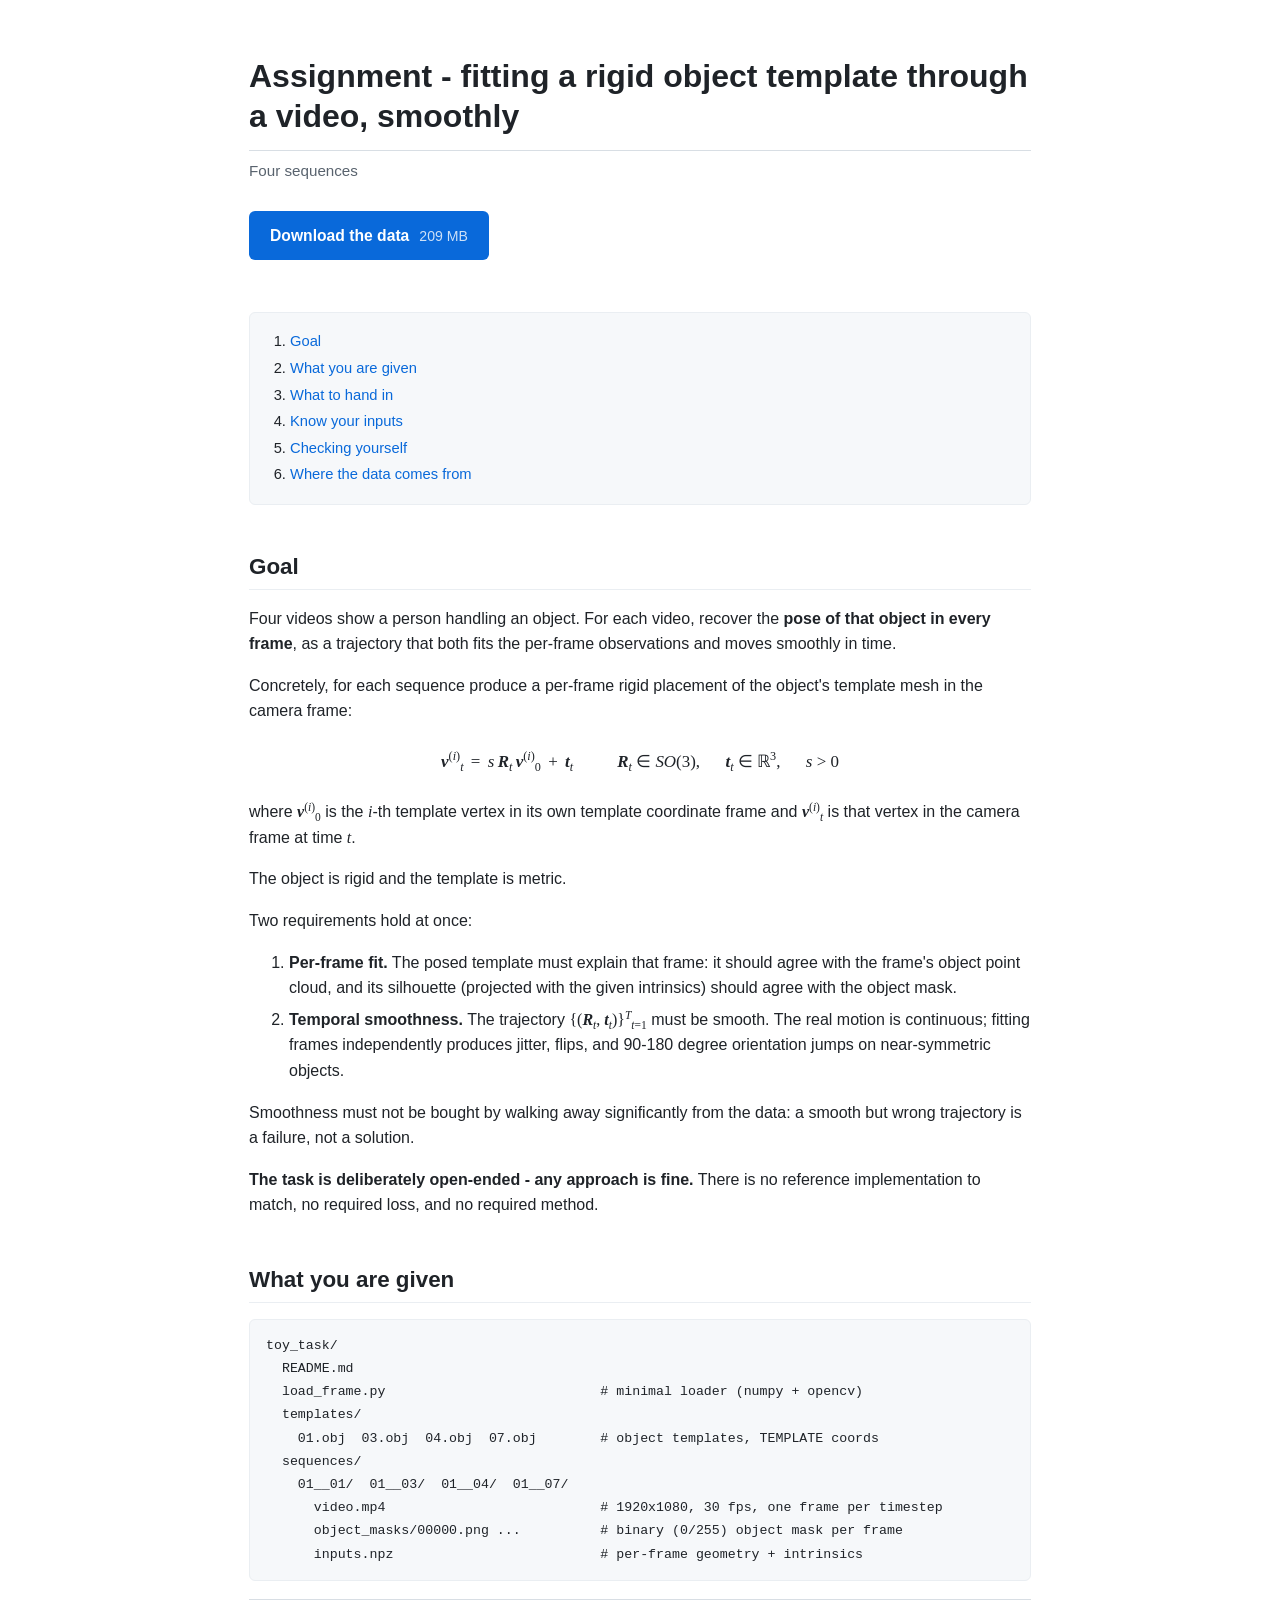
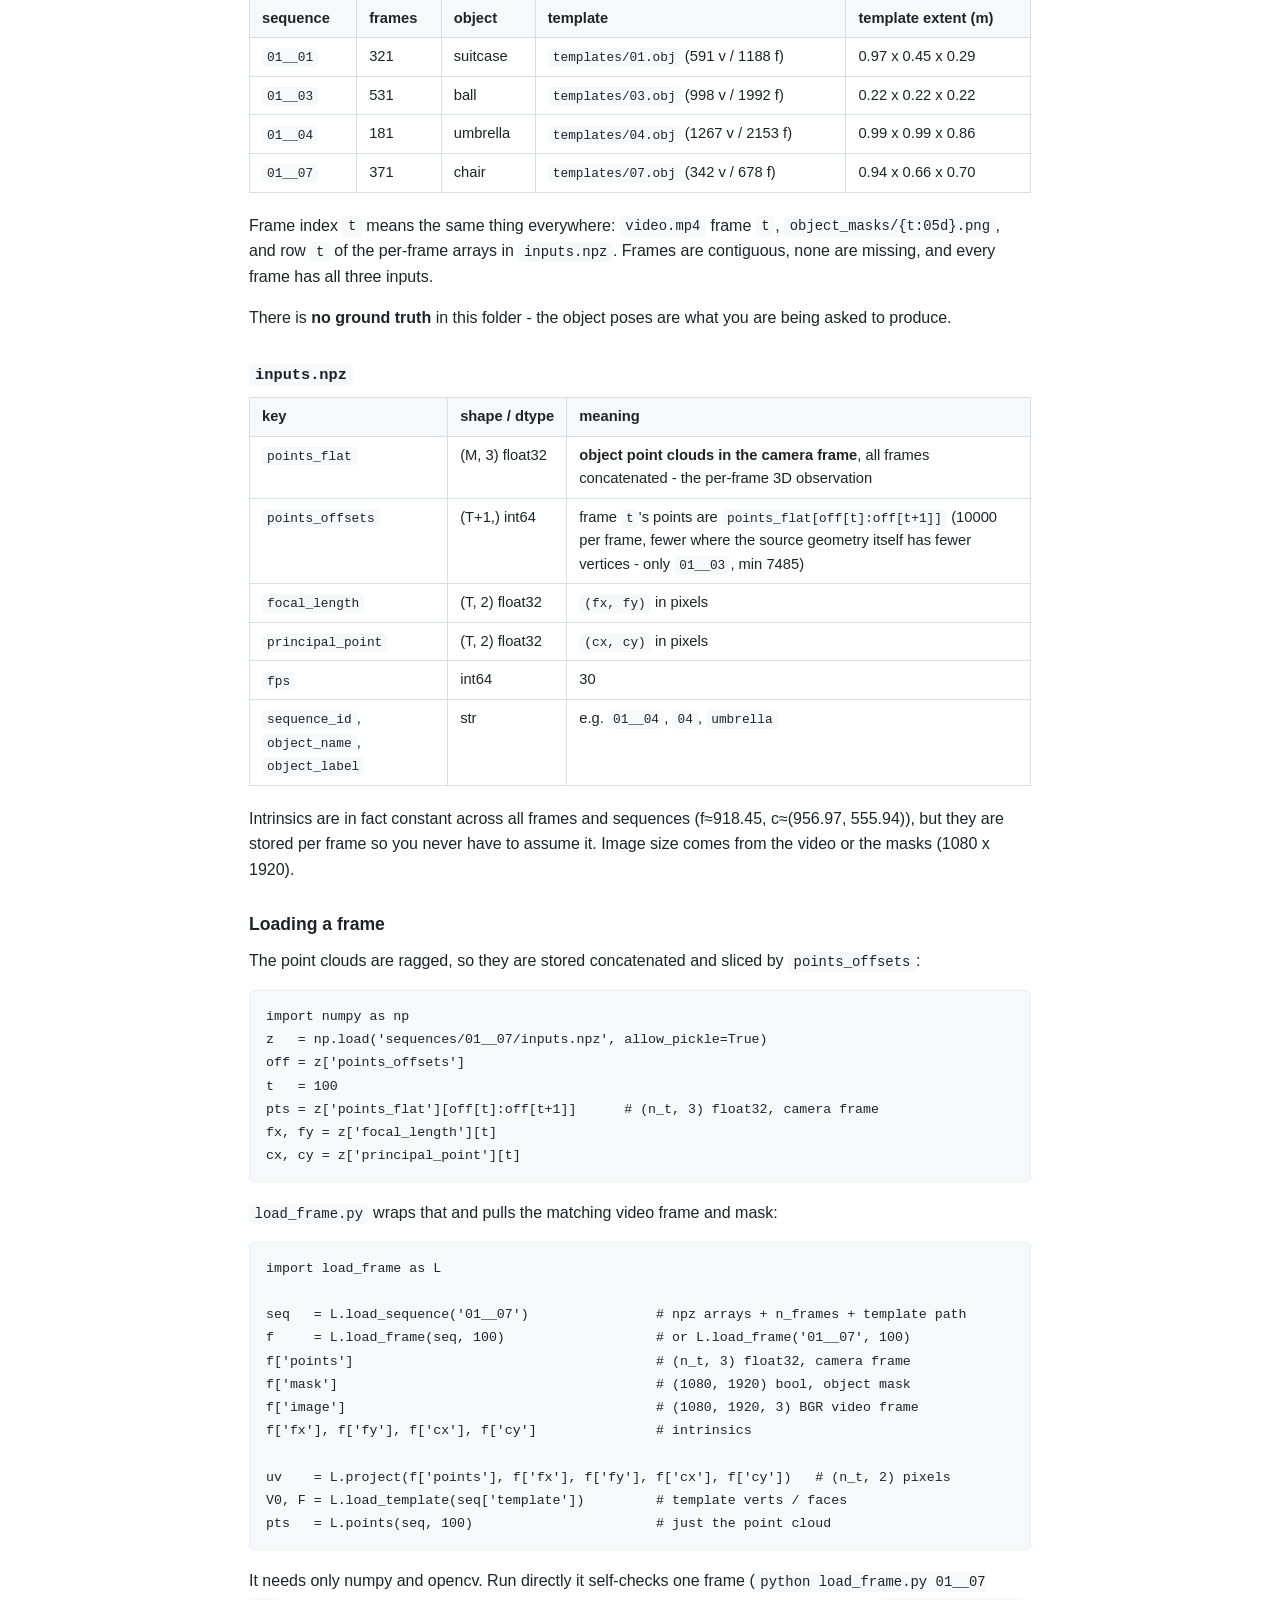
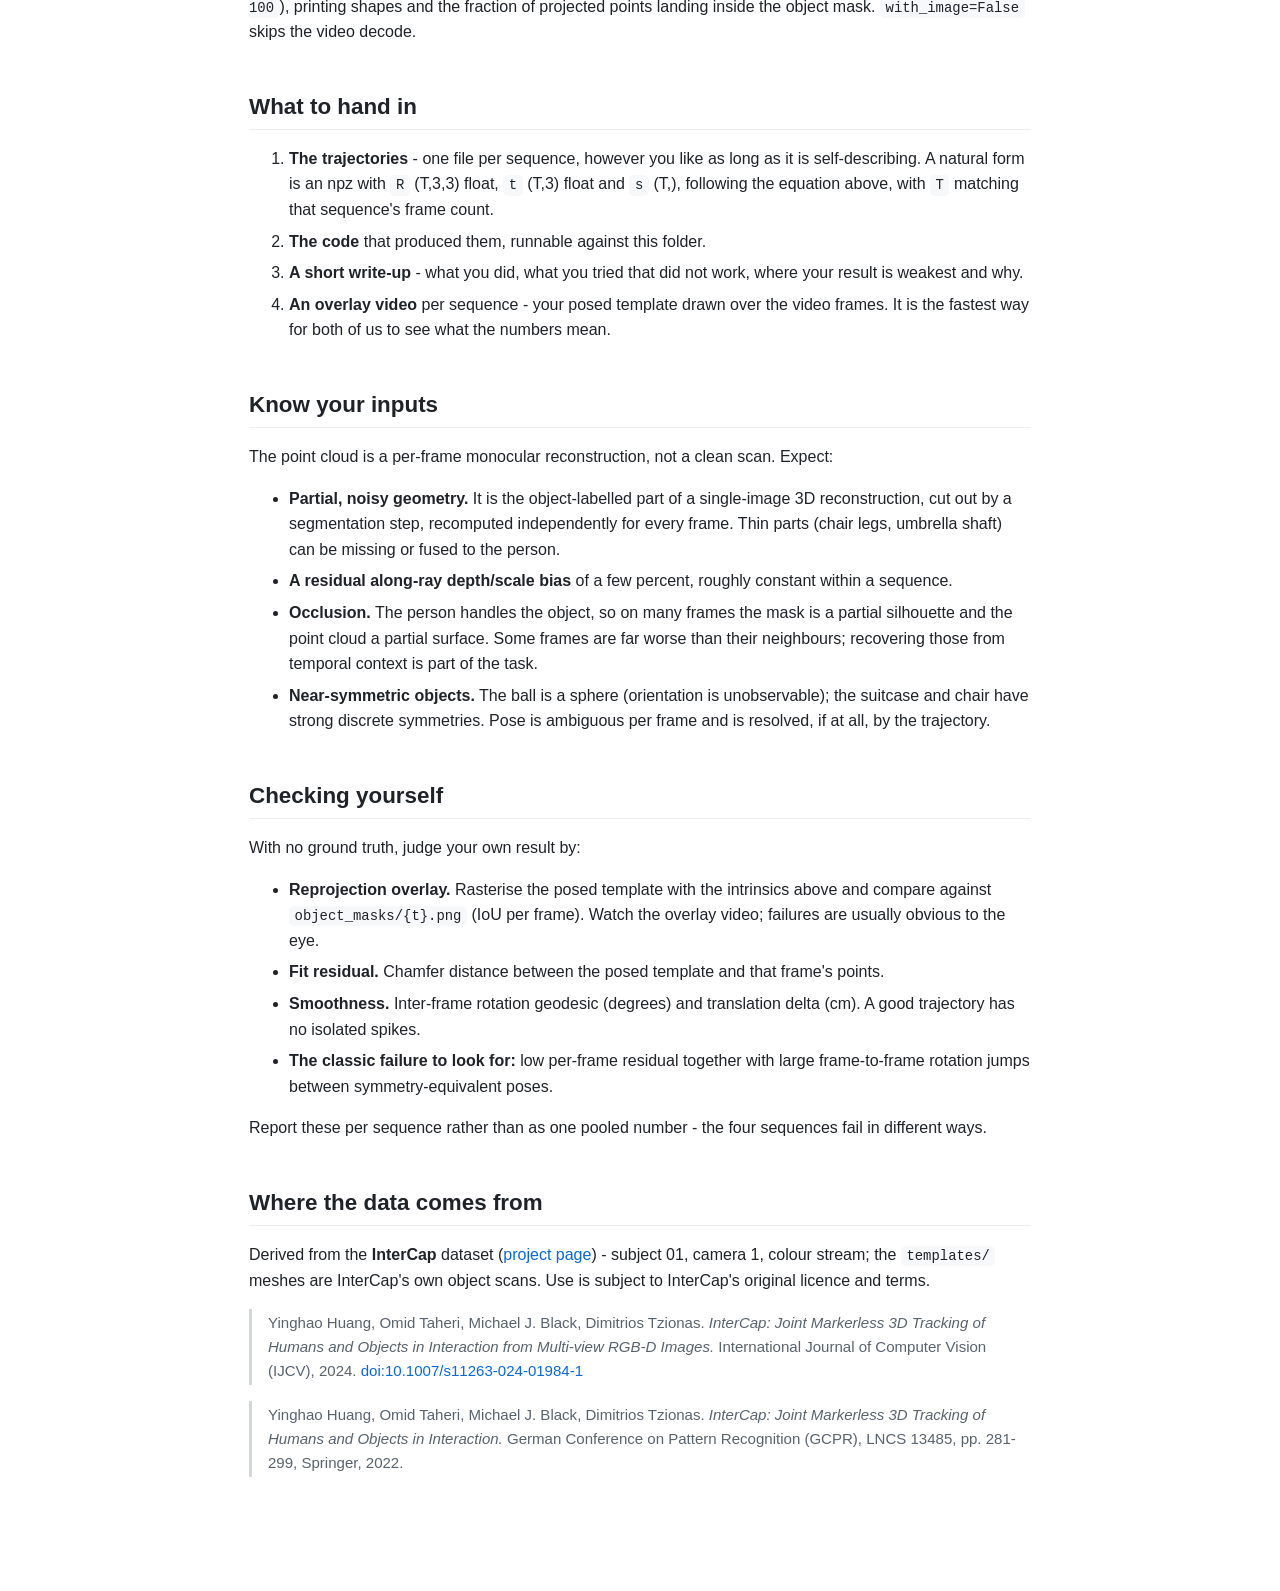
<file: UT-URTraining/smoothen_object/index.html>
<!doctype html>
<html lang="en">
<head>
<meta charset="utf-8">
<meta name="viewport" content="width=device-width, initial-scale=1">
<title>Assignment - fitting a rigid object template through a video, smoothly</title>
<style>
  :root {
    --bg: #ffffff;
    --fg: #1f2328;
    --muted: #59636e;
    --rule: #d8dee4;
    --rule-soft: #eaeef2;
    --code-bg: #f6f8fa;
    --accent: #0969da;
    --note-bar: #d0d7de;
    --mono: ui-monospace, SFMono-Regular, "SF Mono", Menlo, Consolas,
            "Liberation Mono", monospace;
    --sans: -apple-system, BlinkMacSystemFont, "Segoe UI", "Helvetica Neue",
            Arial, sans-serif;
  }
  @media (prefers-color-scheme: dark) {
    :root {
      --bg: #0d1117;
      --fg: #e6edf3;
      --muted: #9198a1;
      --rule: #30363d;
      --rule-soft: #21262d;
      --code-bg: #161b22;
      --accent: #4493f8;
      --note-bar: #30363d;
    }
  }

  * { box-sizing: border-box; }
  html { -webkit-text-size-adjust: 100%; }
  body {
    margin: 0;
    background: var(--bg);
    color: var(--fg);
    font-family: var(--sans);
    font-size: 16px;
    line-height: 1.6;
  }
  main {
    max-width: 830px;
    margin: 0 auto;
    padding: 56px 24px 96px;
  }

  h1, h2, h3 { line-height: 1.25; font-weight: 600; }
  h1 {
    font-size: 2rem;
    margin: 0 0 8px;
    padding-bottom: 14px;
    border-bottom: 1px solid var(--rule);
  }
  h2 {
    font-size: 1.4rem;
    margin: 48px 0 16px;
    padding-bottom: 8px;
    border-bottom: 1px solid var(--rule-soft);
  }
  h3 { font-size: 1.1rem; margin: 32px 0 12px; }
  p, ul, ol { margin: 0 0 16px; }
  li { margin: 6px 0; }
  li > ul, li > ol { margin: 6px 0; }
  a { color: var(--accent); text-decoration: none; }
  a:hover { text-decoration: underline; }
  strong { font-weight: 600; }
  hr { border: 0; border-top: 1px solid var(--rule-soft); margin: 40px 0; }

  .subtitle {
    color: var(--muted);
    font-size: 0.95rem;
    margin: 0 0 28px;
  }

  /* ---- download button ---- */
  .dl {
    display: inline-flex;
    align-items: baseline;
    gap: 10px;
    background: var(--accent);
    color: #fff;
    font-size: 0.98rem;
    font-weight: 600;
    padding: 11px 20px;
    border-radius: 6px;
    border: 1px solid transparent;
    margin: 0 0 36px;
  }
  .dl:hover { filter: brightness(1.08); text-decoration: none; }
  .dl .size { font-weight: 400; opacity: 0.8; font-size: 0.88rem; }

  /* ---- table of contents ---- */
  nav.toc {
    background: var(--code-bg);
    border: 1px solid var(--rule-soft);
    border-radius: 6px;
    padding: 14px 20px;
    margin: 0 0 40px;
    font-size: 0.92rem;
  }
  nav.toc ol { margin: 0; padding-left: 20px; }
  nav.toc li { margin: 3px 0; }

  /* ---- code ---- */
  code {
    font-family: var(--mono);
    font-size: 0.87em;
    background: var(--code-bg);
    border-radius: 5px;
    padding: 0.15em 0.4em;
  }
  pre {
    background: var(--code-bg);
    border: 1px solid var(--rule-soft);
    border-radius: 6px;
    padding: 14px 16px;
    overflow-x: auto;
    margin: 0 0 18px;
    line-height: 1.45;
  }
  pre code {
    background: none;
    padding: 0;
    font-size: 0.83rem;
    white-space: pre;
  }

  /* ---- tables ---- */
  .table-wrap { overflow-x: auto; margin: 0 0 20px; }
  table { border-collapse: collapse; width: 100%; font-size: 0.92rem; }
  th, td {
    border: 1px solid var(--rule);
    padding: 7px 12px;
    text-align: left;
    vertical-align: top;
  }
  th { background: var(--code-bg); font-weight: 600; white-space: nowrap; }
  td code, th code { white-space: nowrap; }

  /* ---- blockquote / citation ---- */
  blockquote {
    margin: 0 0 16px;
    padding: 2px 0 2px 16px;
    border-left: 3px solid var(--note-bar);
    color: var(--muted);
    font-size: 0.94rem;
  }
  blockquote p { margin: 0; }

  /* ---- math ---- */
  .eq {
    margin: 24px 0;
    text-align: center;
    font-size: 1.06rem;
    overflow-x: auto;
  }
  .m { font-family: Georgia, "Times New Roman", serif; }
  .m i { font-style: italic; }
  .v { font-weight: 700; font-style: italic; }        /* vectors / matrices */
  .op { padding: 0 0.18em; }
  .gap { display: inline-block; width: 2.1em; }
  sub, sup { font-size: 0.72em; line-height: 0; }

  footer {
    margin-top: 64px;
    padding-top: 20px;
    border-top: 1px solid var(--rule-soft);
    color: var(--muted);
    font-size: 0.85rem;
  }
</style>
</head>
<body>
<main>

<h1>Assignment - fitting a rigid object template through a video, smoothly</h1>
<p class="subtitle">Four sequences</p>

<p><a class="dl" href="https://utexas.box.com/s/rtmaqfg7e6ejivz4owphxigt1xmp3u0t" target="_blank" rel="noopener">
  Download the data <span class="size">209 MB</span>
</a></p>

<nav class="toc">
  <ol>
    <li><a href="#goal">Goal</a></li>
    <li><a href="#given">What you are given</a></li>
    <li><a href="#handin">What to hand in</a></li>
    <li><a href="#inputs">Know your inputs</a></li>
    <li><a href="#checking">Checking yourself</a></li>
    <li><a href="#source">Where the data comes from</a></li>
  </ol>
</nav>

<h2 id="goal">Goal</h2>

<p>Four videos show a person handling an object. For each video, recover the
<strong>pose of that object in every frame</strong>, as a trajectory that both
fits the per-frame observations and moves smoothly in time.</p>

<p>Concretely, for each sequence produce a per-frame rigid placement of the
object's template mesh in the camera frame:</p>

<div class="eq m">
  <span class="v">v</span><sup>(<i>i</i>)</sup><sub><i>t</i></sub>
  <span class="op">=</span>
  <i>s</i>&thinsp;<span class="v">R</span><sub><i>t</i></sub>&thinsp;<span class="v">v</span><sup>(<i>i</i>)</sup><sub>0</sub>
  <span class="op">+</span>
  <span class="v">t</span><sub><i>t</i></sub>
  <span class="gap"></span>
  <span class="v">R</span><sub><i>t</i></sub> &isin; <i>SO</i>(3),
  <span class="gap" style="width:1em"></span>
  <span class="v">t</span><sub><i>t</i></sub> &isin; &#8477;<sup>3</sup>,
  <span class="gap" style="width:1em"></span>
  <i>s</i> &gt; 0
</div>

<p>where <span class="m"><span class="v">v</span><sup>(<i>i</i>)</sup><sub>0</sub></span>
is the <span class="m"><i>i</i></span>-th template vertex in its own template
coordinate frame and
<span class="m"><span class="v">v</span><sup>(<i>i</i>)</sup><sub><i>t</i></sub></span>
is that vertex in the camera frame at time <span class="m"><i>t</i></span>.</p>

<p>The object is rigid and the template is metric.</p>

<p>Two requirements hold at once:</p>

<ol>
  <li><strong>Per-frame fit.</strong> The posed template must explain that
    frame: it should agree with the frame's object point cloud, and its
    silhouette (projected with the given intrinsics) should agree with the
    object mask.</li>
  <li><strong>Temporal smoothness.</strong> The trajectory
    <span class="m">{(<span class="v">R</span><sub><i>t</i></sub>,
    <span class="v">t</span><sub><i>t</i></sub>)}<sup><i>T</i></sup><sub><i>t</i>=1</sub></span>
    must be smooth. The real motion is continuous; fitting frames independently
    produces jitter, flips, and 90-180 degree orientation jumps on
    near-symmetric objects.</li>
</ol>

<p>Smoothness must not be bought by walking away significantly from the data: a
smooth but wrong trajectory is a failure, not a solution.</p>

<p><strong>The task is deliberately open-ended - any approach is fine.</strong>
There is no reference implementation to match, no required loss, and no
required method.</p>

<h2 id="given">What you are given</h2>

<pre><code>toy_task/
  README.md
  load_frame.py                           # minimal loader (numpy + opencv)
  templates/
    01.obj  03.obj  04.obj  07.obj        # object templates, TEMPLATE coords
  sequences/
    01__01/  01__03/  01__04/  01__07/
      video.mp4                           # 1920x1080, 30 fps, one frame per timestep
      object_masks/00000.png ...          # binary (0/255) object mask per frame
      inputs.npz                          # per-frame geometry + intrinsics</code></pre>

<div class="table-wrap">
<table>
  <thead>
    <tr><th>sequence</th><th>frames</th><th>object</th><th>template</th><th>template extent (m)</th></tr>
  </thead>
  <tbody>
    <tr><td><code>01__01</code></td><td>321</td><td>suitcase</td><td><code>templates/01.obj</code> (591 v / 1188 f)</td><td>0.97 x 0.45 x 0.29</td></tr>
    <tr><td><code>01__03</code></td><td>531</td><td>ball</td><td><code>templates/03.obj</code> (998 v / 1992 f)</td><td>0.22 x 0.22 x 0.22</td></tr>
    <tr><td><code>01__04</code></td><td>181</td><td>umbrella</td><td><code>templates/04.obj</code> (1267 v / 2153 f)</td><td>0.99 x 0.99 x 0.86</td></tr>
    <tr><td><code>01__07</code></td><td>371</td><td>chair</td><td><code>templates/07.obj</code> (342 v / 678 f)</td><td>0.94 x 0.66 x 0.70</td></tr>
  </tbody>
</table>
</div>

<p>Frame index <code>t</code> means the same thing everywhere:
<code>video.mp4</code> frame <code>t</code>,
<code>object_masks/{t:05d}.png</code>, and row <code>t</code> of the per-frame
arrays in <code>inputs.npz</code>. Frames are contiguous, none are missing, and
every frame has all three inputs.</p>

<p>There is <strong>no ground truth</strong> in this folder - the object poses
are what you are being asked to produce.</p>

<h3 id="npz"><code>inputs.npz</code></h3>

<div class="table-wrap">
<table>
  <thead>
    <tr><th>key</th><th>shape / dtype</th><th>meaning</th></tr>
  </thead>
  <tbody>
    <tr>
      <td><code>points_flat</code></td>
      <td>(M, 3) float32</td>
      <td><strong>object point clouds in the camera frame</strong>, all frames concatenated - the per-frame 3D observation</td>
    </tr>
    <tr>
      <td><code>points_offsets</code></td>
      <td>(T+1,) int64</td>
      <td>frame <code>t</code>'s points are <code>points_flat[off[t]:off[t+1]]</code> (10000 per frame, fewer where the source geometry itself has fewer vertices - only <code>01__03</code>, min 7485)</td>
    </tr>
    <tr><td><code>focal_length</code></td><td>(T, 2) float32</td><td><code>(fx, fy)</code> in pixels</td></tr>
    <tr><td><code>principal_point</code></td><td>(T, 2) float32</td><td><code>(cx, cy)</code> in pixels</td></tr>
    <tr><td><code>fps</code></td><td>int64</td><td>30</td></tr>
    <tr>
      <td><code>sequence_id</code>, <code>object_name</code>, <code>object_label</code></td>
      <td>str</td>
      <td>e.g. <code>01__04</code>, <code>04</code>, <code>umbrella</code></td>
    </tr>
  </tbody>
</table>
</div>

<p>Intrinsics are in fact constant across all frames and sequences
(f&asymp;918.45, c&asymp;(956.97, 555.94)), but they are stored per frame so you
never have to assume it. Image size comes from the video or the masks
(1080 x 1920).</p>

<h3 id="loading">Loading a frame</h3>

<p>The point clouds are ragged, so they are stored concatenated and sliced by
<code>points_offsets</code>:</p>

<pre><code>import numpy as np
z   = np.load('sequences/01__07/inputs.npz', allow_pickle=True)
off = z['points_offsets']
t   = 100
pts = z['points_flat'][off[t]:off[t+1]]      # (n_t, 3) float32, camera frame
fx, fy = z['focal_length'][t]
cx, cy = z['principal_point'][t]</code></pre>

<p><code>load_frame.py</code> wraps that and pulls the matching video frame and
mask:</p>

<pre><code>import load_frame as L

seq   = L.load_sequence('01__07')                # npz arrays + n_frames + template path
f     = L.load_frame(seq, 100)                   # or L.load_frame('01__07', 100)
f['points']                                      # (n_t, 3) float32, camera frame
f['mask']                                        # (1080, 1920) bool, object mask
f['image']                                       # (1080, 1920, 3) BGR video frame
f['fx'], f['fy'], f['cx'], f['cy']               # intrinsics

uv    = L.project(f['points'], f['fx'], f['fy'], f['cx'], f['cy'])   # (n_t, 2) pixels
V0, F = L.load_template(seq['template'])         # template verts / faces
pts   = L.points(seq, 100)                       # just the point cloud</code></pre>

<p>It needs only numpy and opencv. Run directly it self-checks one frame
(<code>python load_frame.py 01__07 100</code>), printing shapes and the fraction
of projected points landing inside the object mask.
<code>with_image=False</code> skips the video decode.</p>

<h2 id="handin">What to hand in</h2>

<ol>
  <li><strong>The trajectories</strong> - one file per sequence, however you
    like as long as it is self-describing. A natural form is an npz with
    <code>R</code> (T,3,3) float, <code>t</code> (T,3) float and <code>s</code>
    (T,), following the equation above, with <code>T</code> matching that
    sequence's frame count.</li>
  <li><strong>The code</strong> that produced them, runnable against this
    folder.</li>
  <li><strong>A short write-up</strong> - what you did, what you tried that did
    not work, where your result is weakest and why.</li>
  <li><strong>An overlay video</strong> per sequence - your posed template drawn
    over the video frames. It is the fastest way for both of us to see what the
    numbers mean.</li>
</ol>

<h2 id="inputs">Know your inputs</h2>

<p>The point cloud is a per-frame monocular reconstruction, not a clean scan.
Expect:</p>

<ul>
  <li><strong>Partial, noisy geometry.</strong> It is the object-labelled part
    of a single-image 3D reconstruction, cut out by a segmentation step,
    recomputed independently for every frame. Thin parts (chair legs, umbrella
    shaft) can be missing or fused to the person.</li>
  <li><strong>A residual along-ray depth/scale bias</strong> of a few percent,
    roughly constant within a sequence.</li>
  <li><strong>Occlusion.</strong> The person handles the object, so on many
    frames the mask is a partial silhouette and the point cloud a partial
    surface. Some frames are far worse than their neighbours; recovering those
    from temporal context is part of the task.</li>
  <li><strong>Near-symmetric objects.</strong> The ball is a sphere
    (orientation is unobservable); the suitcase and chair have strong discrete
    symmetries. Pose is ambiguous per frame and is resolved, if at all, by the
    trajectory.</li>
</ul>

<h2 id="checking">Checking yourself</h2>

<p>With no ground truth, judge your own result by:</p>

<ul>
  <li><strong>Reprojection overlay.</strong> Rasterise the posed template with
    the intrinsics above and compare against <code>object_masks/{t}.png</code>
    (IoU per frame). Watch the overlay video; failures are usually obvious to
    the eye.</li>
  <li><strong>Fit residual.</strong> Chamfer distance between the posed template
    and that frame's points.</li>
  <li><strong>Smoothness.</strong> Inter-frame rotation geodesic (degrees) and
    translation delta (cm). A good trajectory has no isolated spikes.</li>
  <li><strong>The classic failure to look for:</strong> low per-frame residual
    together with large frame-to-frame rotation jumps between
    symmetry-equivalent poses.</li>
</ul>

<p>Report these per sequence rather than as one pooled number - the four
sequences fail in different ways.</p>

<h2 id="source">Where the data comes from</h2>

<p>Derived from the <strong>InterCap</strong> dataset
(<a href="https://intercap.is.tue.mpg.de/">project page</a>) - subject 01,
camera 1, colour stream; the <code>templates/</code> meshes are InterCap's own
object scans. Use is subject to InterCap's original licence and terms.</p>

<blockquote>
  <p>Yinghao Huang, Omid Taheri, Michael J. Black, Dimitrios Tzionas.
  <em>InterCap: Joint Markerless 3D Tracking of Humans and Objects in
  Interaction from Multi-view RGB-D Images.</em> International Journal of
  Computer Vision (IJCV), 2024.
  <a href="https://doi.org/10.1007/s11263-024-01984-1">doi:10.1007/s11263-024-01984-1</a></p>
</blockquote>

<blockquote>
  <p>Yinghao Huang, Omid Taheri, Michael J. Black, Dimitrios Tzionas.
  <em>InterCap: Joint Markerless 3D Tracking of Humans and Objects in
  Interaction.</em> German Conference on Pattern Recognition (GCPR), LNCS 13485,
  pp. 281-299, Springer, 2022.</p>
</blockquote>

</main>
</body>
</html>
</file>
<file: css/styles.css>
/* ============================================================
   Agniv Chatterjee – Portfolio Styles
   ============================================================ */

/* ---- CSS Custom Properties ---- */
:root {
    --bg:        #ffffff;
    --bg-alt:    #f9f9f9;
    --text:      #444444;
    --heading:   #1a1a1a;
    --link:      #1772d0;
    --link-hover:#f09228;
    --muted:     #888888;
    --border:    #e0e0e0;
    --award-bg:  #ffffd0;
    --award-text:#555500;
    --nav-bg:    #ffffff;
}

html.dark {
    --bg:        #1a1a1a;
    --bg-alt:    #222222;
    --text:      #cccccc;
    --heading:   #f0f0f0;
    --link:      #5ba4f5;
    --link-hover:#f09228;
    --muted:     #777777;
    --border:    #333333;
    --award-bg:  #3a3a00;
    --award-text:#dddd88;
    --nav-bg:    #1a1a1a;
}

/* ---- Base ---- */
*, *::before, *::after {
    box-sizing: border-box;
}

html {
    scroll-behavior: smooth;
}

body {
    font-family: 'Lato', sans-serif;
    font-size: 16px;
    color: var(--text);
    background-color: var(--bg);
    margin: 0;
    padding: 0;
    line-height: 1.6;
    transition: background-color 0.2s, color 0.2s;
}

a {
    color: var(--link);
    text-decoration: none;
}

a:hover {
    color: var(--link-hover);
    text-decoration: underline;
}

p {
    margin: 0 0 0.8em 0;
}

/* Override Bootstrap container */
.container {
    max-width: 860px !important;
}

/* ============================================================
   NAVIGATION
   ============================================================ */
#site-nav {
    position: fixed;
    top: 0;
    left: 0;
    right: 0;
    z-index: 1000;
    background: var(--nav-bg);
    border-bottom: 1px solid var(--border);
    transition: background-color 0.2s, border-color 0.2s;
}

#site-nav.scrolled {
    box-shadow: 0 1px 8px rgba(0,0,0,0.10);
}

.nav-inner {
    max-width: 860px;
    margin: 0 auto;
    padding: 0 15px;
    display: flex;
    align-items: center;
    justify-content: flex-end;
    gap: 0;
}

.nav-inner ul {
    list-style: none;
    margin: 0;
    padding: 0;
    display: flex;
    gap: 0;
}

.nav-inner ul li {
    display: inline-block;
}

.nav-inner ul a {
    display: block;
    padding: 14px 12px;
    font-size: 0.93em;
    font-weight: 400;
    color: var(--text);
    text-decoration: none;
    transition: color 0.2s;
}

.nav-inner ul a:hover {
    color: var(--link);
    text-decoration: none;
}

#theme-toggle {
    background: none;
    border: none;
    cursor: pointer;
    color: var(--muted);
    font-size: 1.1em;
    padding: 10px 10px 10px 6px;
    margin-left: 4px;
    line-height: 1;
    transition: color 0.2s;
    display: flex;
    align-items: center;
}

#theme-toggle:hover {
    color: var(--link);
}

#mobile-nav-toggle {
    display: none;
    background: none;
    border: none;
    font-size: 1.3em;
    cursor: pointer;
    color: var(--text);
    padding: 10px;
    margin-left: 4px;
}

/* ============================================================
   SECTIONS — shared
   ============================================================ */
section {
    padding: 52px 0;
    border-bottom: 1px solid var(--border);
}

#about {
    padding-top: 82px;
    border-bottom: 1px solid var(--border);
}

.section-heading {
    font-size: 1.15em;
    font-weight: 700;
    color: var(--heading);
    text-transform: uppercase;
    letter-spacing: 0.1em;
    margin: 0 0 24px 0;
    padding-bottom: 8px;
    border-bottom: 2px solid var(--border);
}

/* ============================================================
   ABOUT / HERO
   ============================================================ */
.about-inner {
    display: flex;
    align-items: flex-start;
    gap: 36px;
}

.about-photo-col {
    flex: 0 0 150px;
}

.profile-photo {
    width: 150px;
    height: 150px;
    border-radius: 50%;
    object-fit: cover;
    display: block;
    border: 3px solid var(--border);
}

.about-bio-col {
    flex: 1;
}

.name-heading {
    font-size: 2.1em;
    font-weight: 900;
    color: var(--heading);
    margin: 0 0 4px 0;
    line-height: 1.1;
}

.title-line {
    font-size: 1.02em;
    color: var(--muted);
    margin: 0 0 14px 0;
}

.social-links {
    display: flex;
    flex-wrap: wrap;
    gap: 5px 14px;
    margin-bottom: 16px;
}

.social-links a {
    font-size: 0.9em;
    color: var(--link);
    text-decoration: none;
    white-space: nowrap;
    transition: color 0.2s;
}

.social-links a:hover {
    color: var(--link-hover);
    text-decoration: none;
}

.social-links a i {
    margin-right: 3px;
}

.bio-text {
    font-size: 0.96em;
    color: var(--text);
    line-height: 1.7;
}

/* ============================================================
   NEWS
   ============================================================ */
#news {
    background-color: var(--bg-alt);
}

.news-list {
    list-style: none;
    padding: 0;
    margin: 0 0 14px 0;
}

.news-list li {
    display: flex;
    align-items: baseline;
    gap: 10px;
    padding: 6px 0;
    border-bottom: 1px solid var(--border);
    font-size: 0.95em;
}

.news-list li:last-child {
    border-bottom: none;
}

.news-year {
    flex: 0 0 54px;
    font-weight: 700;
    color: var(--muted);
    font-size: 0.88em;
    white-space: nowrap;
}

.news-text {
    color: var(--text);
    line-height: 1.5;
}

.toggle-btn {
    background: none;
    border: none;
    color: var(--link);
    cursor: pointer;
    font-size: 0.88em;
    padding: 0;
    text-decoration: underline;
    font-family: inherit;
}

.toggle-btn:hover {
    color: var(--link-hover);
}

/* ============================================================
   PUBLICATIONS
   ============================================================ */
.pub-item {
    display: flex;
    align-items: flex-start;
    gap: 20px;
    margin-bottom: 32px;
    padding-bottom: 32px;
    border-bottom: 1px solid var(--border);
}

.pub-item:last-child {
    border-bottom: none;
    margin-bottom: 0;
    padding-bottom: 0;
}

.pub-thumbnail {
    flex: 0 0 160px;
}

.pub-thumbnail img {
    width: 160px;
    height: auto;
    max-height: 110px;
    object-fit: contain;
    border-radius: 3px;
    display: block;
    border: 1px solid var(--border);
    opacity: 1;
    transition: opacity 0.25s;
}

.pub-thumbnail a:hover img {
    opacity: 0.72;
}

.pub-info {
    flex: 1;
}

.pub-title {
    font-size: 0.97em;
    font-weight: 700;
    margin: 0 0 5px 0;
    line-height: 1.4;
}

.pub-title a {
    color: var(--heading);
    text-decoration: none;
}

.pub-title a:hover {
    color: var(--link);
    text-decoration: underline;
}

.pub-authors {
    font-size: 0.88em;
    color: var(--muted);
    margin: 0 0 4px 0;
}

.pub-venue {
    font-size: 0.88em;
    font-style: italic;
    color: var(--text);
    margin: 0 0 8px 0;
}

.award-badge {
    font-style: normal;
    font-weight: 700;
    color: var(--award-text);
    background: var(--award-bg);
    padding: 1px 6px;
    border-radius: 3px;
    font-size: 0.82em;
    margin-left: 4px;
}

.pub-links {
    display: flex;
    gap: 7px;
    flex-wrap: wrap;
    margin-bottom: 6px;
}

.pub-links a {
    font-size: 0.82em;
    color: var(--link);
    text-decoration: none;
    padding: 2px 8px;
    border: 1px solid var(--link);
    border-radius: 3px;
    transition: background 0.2s, color 0.2s;
    white-space: nowrap;
}

.pub-links a:hover {
    background: var(--link);
    color: #fff;
    text-decoration: none;
}


/* ============================================================
   EXPERIENCE & EDUCATION (shared .exp-item structure)
   ============================================================ */
.exp-item {
    margin-bottom: 26px;
    padding-bottom: 26px;
    border-bottom: 1px solid var(--border);
}

.exp-item:last-child {
    border-bottom: none;
    margin-bottom: 0;
    padding-bottom: 0;
}

.exp-header {
    display: flex;
    align-items: baseline;
    justify-content: space-between;
    gap: 12px;
    margin-bottom: 3px;
}

.exp-org {
    font-weight: 700;
    font-size: 0.97em;
    color: var(--heading);
    flex: 1;
}

.exp-date {
    font-size: 0.83em;
    color: var(--muted);
    white-space: nowrap;
    flex-shrink: 0;
}

.exp-role {
    font-size: 0.88em;
    color: var(--muted);
    font-style: italic;
    margin: 0 0 5px 0;
}

.exp-desc {
    font-size: 0.88em;
    color: var(--text);
    margin: 0;
    line-height: 1.55;
}

/* ============================================================
   XKCD ASIDE
   ============================================================ */
#xkcd-aside {
    border-bottom: none;
    padding: 40px 0 32px;
    text-align: center;
}

.xkcd-wrap {
    display: inline-block;
}

.xkcd-wrap img {
    max-width: 300px;
    width: 100%;
    display: block;
    margin: 0 auto 8px;
    opacity: 0.85;
}

html.dark .pub-thumbnail img {
    filter: brightness(0.85);
}

html.dark .xkcd-wrap img {
    filter: invert(0.88) hue-rotate(180deg);
}

.xkcd-caption {
    font-size: 0.78em;
    color: var(--muted);
}

.xkcd-caption a {
    color: var(--muted);
    text-decoration: underline;
}

.xkcd-caption a:hover {
    color: var(--link-hover);
}

/* ============================================================
   FOOTER
   ============================================================ */
#site-footer {
    padding: 26px 0;
    border-top: 1px solid var(--border);
}

.footer-inner {
    display: flex;
    align-items: center;
    justify-content: space-between;
}

.footer-copy {
    font-size: 0.83em;
    color: var(--muted);
    margin: 0;
}

.footer-social {
    list-style: none;
    margin: 0;
    padding: 0;
    display: flex;
    gap: 4px;
}

.footer-social li {
    display: inline-block;
}

.footer-social a {
    color: var(--muted);
    font-size: 1.05em;
    padding: 5px 7px;
    text-decoration: none;
    transition: color 0.2s;
}

.footer-social a:hover {
    color: var(--link);
    text-decoration: none;
}

/* ============================================================
   RESPONSIVE
   ============================================================ */

@media (max-width: 768px) {
    .container {
        padding: 0 20px !important;
    }

    .about-inner {
        flex-direction: column;
        align-items: center;
        text-align: center;
        gap: 20px;
    }

    .about-photo-col {
        flex: 0 0 auto;
    }

    .social-links {
        justify-content: center;
    }

    .pub-thumbnail {
        flex: 0 0 130px;
    }

    .pub-thumbnail img {
        width: 130px;
        height: auto;
        max-height: 90px;
    }

    .exp-header {
        flex-wrap: wrap;
        gap: 4px;
    }

    .nav-inner ul {
        display: none;
        position: absolute;
        top: 100%;
        left: 0;
        right: 0;
        background: var(--nav-bg);
        border-bottom: 1px solid var(--border);
        flex-direction: column;
        padding: 6px 0;
    }

    .nav-inner ul.is-open {
        display: flex;
    }

    .nav-inner ul a {
        padding: 10px 20px;
    }

    #mobile-nav-toggle {
        display: block;
    }
}

@media (max-width: 520px) {
    .pub-item {
        flex-direction: column;
    }

    .pub-thumbnail {
        flex: 0 0 auto;
        width: 100%;
    }

    .pub-thumbnail img {
        width: 100%;
        height: auto;
        max-height: 200px;
    }

    .footer-inner {
        flex-direction: column;
        gap: 10px;
        text-align: center;
    }

    .name-heading {
        font-size: 1.8em;
    }
}
</file>
